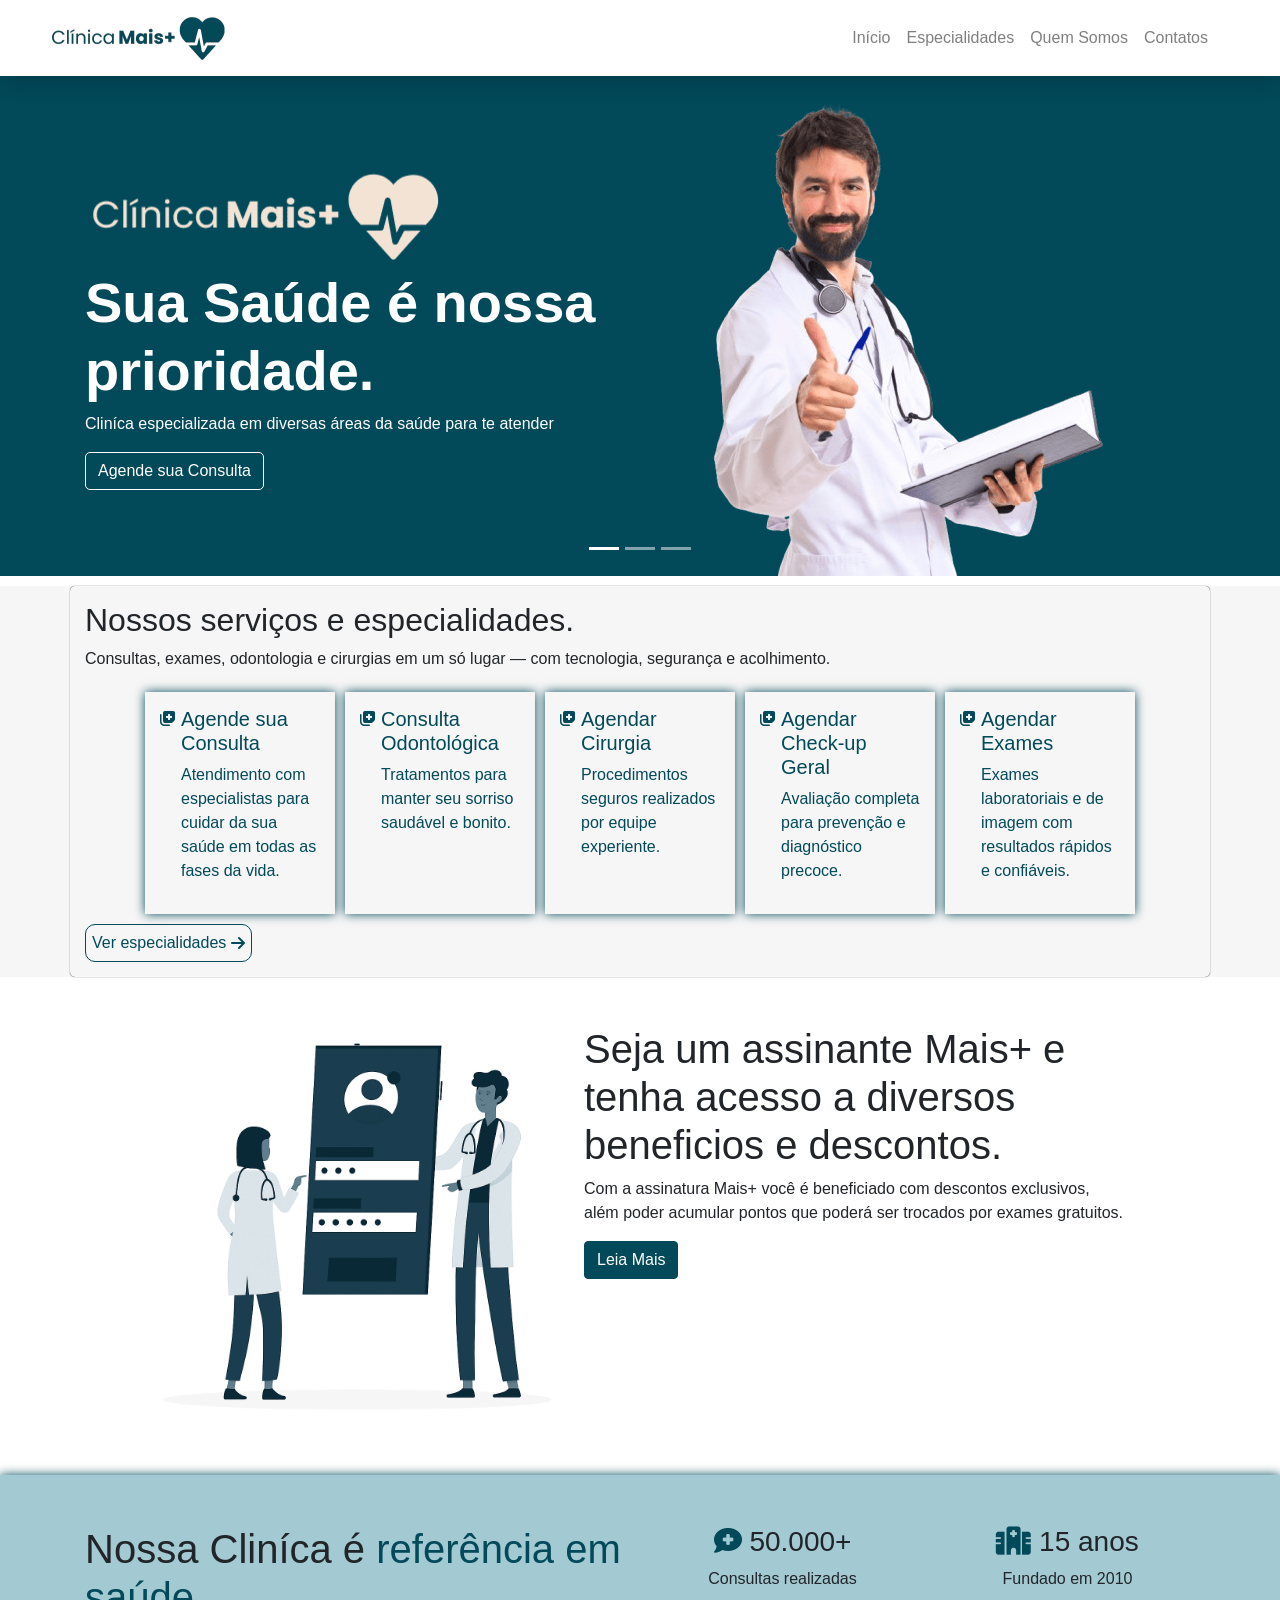
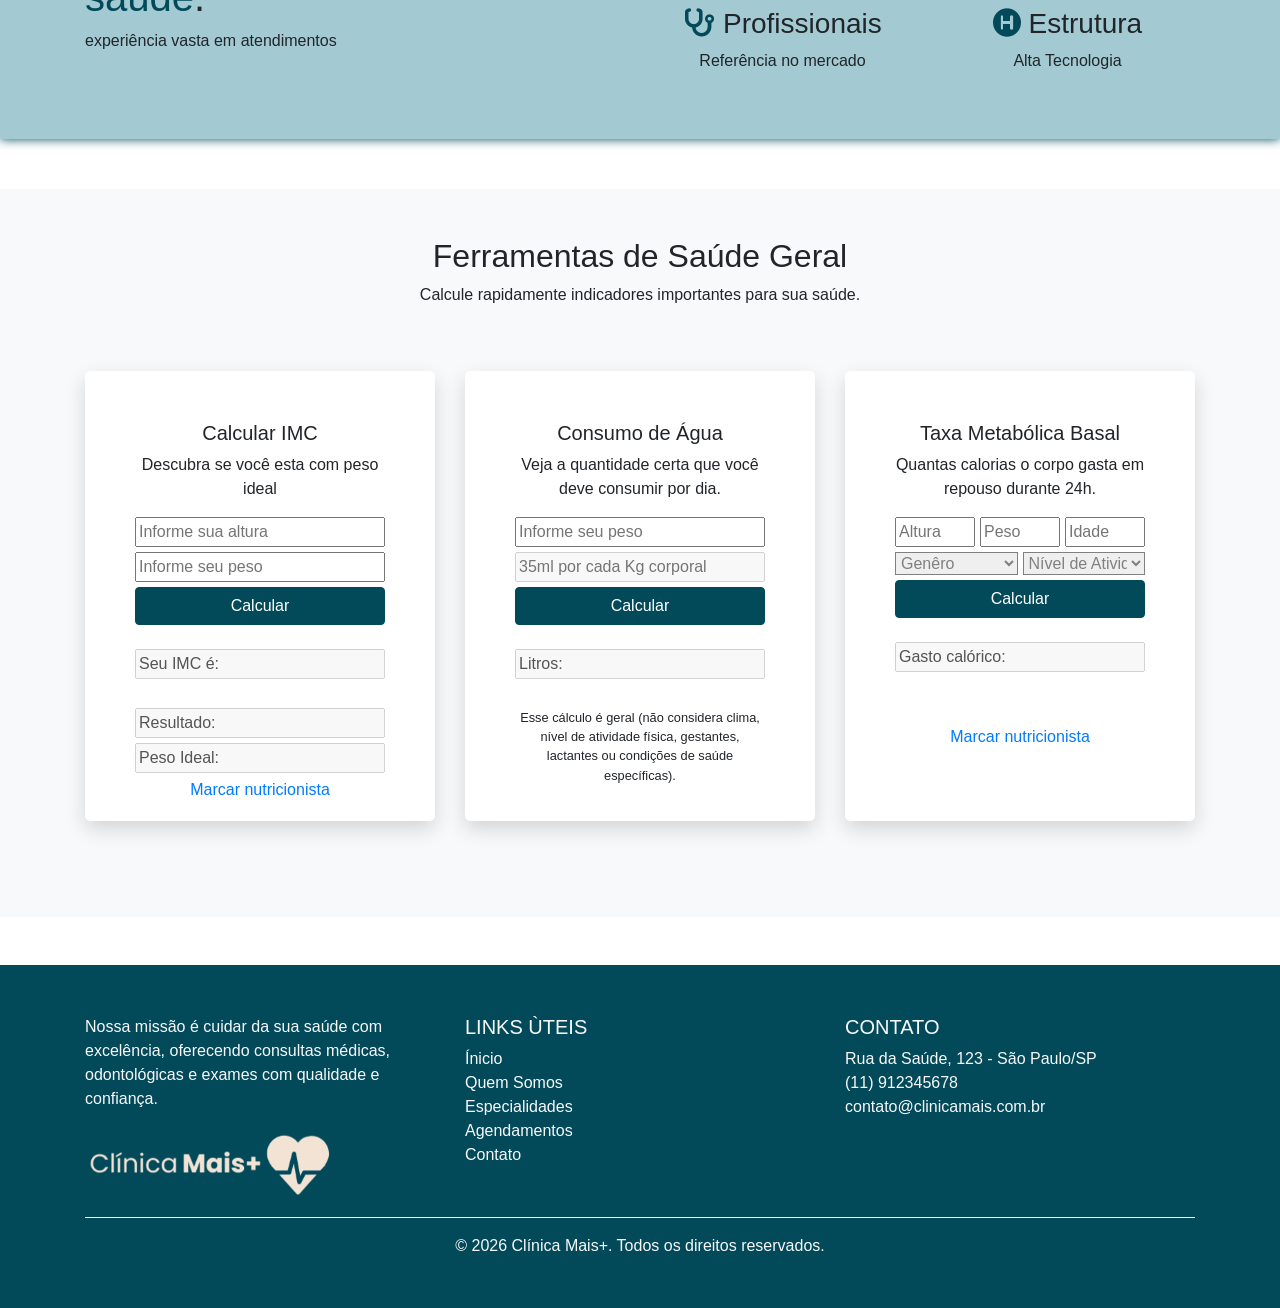
<file: Frontend/index.html>
<!DOCTYPE html>
<html lang="pt-br">
    <head>
        <!-- Meta tags Obrigatórias -->
        <meta charset="utf-8">
        <meta name="viewport"
            content="width=device-width, initial-scale=1, shrink-to-fit=no">

        <!-- Bootstrap CSS -->
        <link rel="stylesheet"
            href="https://stackpath.bootstrapcdn.com/bootstrap/4.1.3/css/bootstrap.min.css"
            integrity="sha384-MCw98/SFnGE8fJT3GXwEOngsV7Zt27NXFoaoApmYm81iuXoPkFOJwJ8ERdknLPMO"
            crossorigin="anonymous">

        <!-- Font Awesome -->
        <link rel="stylesheet"
            href="https://use.fontawesome.com/releases/v5.3.1/css/all.css"
            integrity="sha384-mzrmE5qonljUremFsqc01SB46JvROS7bZs3IO2EmfFsd15uHvIt+Y8vEf7N7fWAU"
            crossorigin="anonymous">

        <!-- HTML5Shiv -->
        <!--[if lt IE 9]>
      <script src="https://oss.maxcdn.com/html5shiv/3.7.2/html5shiv.min.js"></script>
    <![endif]-->

        <!-- Estilo customizado -->
        <link rel="icon" href="imagens/favicon.png">
        <link rel="stylesheet"
            href="https://cdnjs.cloudflare.com/ajax/libs/font-awesome/6.4.0/css/all.min.css">

        <title>Cliníca Mais+ - A Cliníca da Familia</title>
        <link rel="stylesheet" href="css/style.css">
    </head>
    <body>
        <header id="topo">
            <nav class="navbar navbar-expand-sm navbar-light">
                <a class="navbar-brand" href><img src="img/logoBranco.png"
                        width="250" alt></a>
                <button class="navbar-toggler" data-toggle="collapse"
                    data-target="#nav-target">
                    <span class="navbar-toggler-icon"></span>
                </button>

                <div class="collapse navbar-collapse" id="nav-target">
                    <ul class="navbar-nav ml-auto">
                        <li class="nav-item">
                            <a class="nav-link link"
                                href="index.html">Início</a>
                        </li>
                        <li class="nav-item">
                            <a class="nav-link link"
                                href="especialidades.html">Especialidades</a>
                        </li>
                        <li class="nav-item">
                            <a class="nav-link link" href="Quem Somos.html">Quem
                                Somos</a>
                        </li>
                        <li class="nav-item">
                            <a class="nav-link link mr-5"
                                href="contatos.html">Contatos</a>
                        </li>
                    </ul>
                    <!-- <button id="botaoLogin" class="btn btn-primary botao-paciente" onclick="login()">Área do Paciente </button> -->
                </div>
            </nav>
            <!-- <div id="loginModal">
          <h1>Login</h1>

          <div class="formLogin">
            <input type="text" placeholder="Digite seu e-mail" name="" id="email">
            <input type="password" placeholder="Digite sua senha" name="senha" id="">
            <button onclick="window.location.href='area_do_cliente.html'">Entrar</button>
            <div class="login-link">
              <div class="text-center">
                <p>Não tem conta? <a href="Login_Cadastro_animado.html">Cadastre-se</a></p>
                <p>Esqueceu a senha? <a href="">Recuperar</a></p>
              </div>
            </div>
          </div>
        </div> -->
        </header>

        <section id="banner" class>
            <div class="container verde ">
                <div class="row align-items-center">
                    <div class="col-md-12">
                        <div id="carouselBanner" class="carousel slide"
                            data-ride="carousel">
                            <ol class="carousel-indicators">
                                <li class="active" data-target="#carouselBanner"
                                    data-slide-to="0"></li>
                                <li data-target="#carouselBanner"
                                    data-slide-to="1"></li>
                                <li data-target="#carouselBanner"
                                    data-slide-to="2"></li>
                            </ol>
                            <div class="carousel-inner">
                                <div class="carousel-item active">
                                    <div class="row align-items-center">
                                        <div class="col-md-6  ">
                                            <img src="img/Mais+.png" alt>
                                            <h1 class="display-4">Sua Saúde é
                                                nossa prioridade.</h1>
                                            <p>Cliníca especializada em diversas
                                                áreas da saúde para te
                                                atender</p>
                                            <a href="agendateste.html">
                                                <button
                                                    class="btn btn-primary">Agende
                                                    sua Consulta</button>
                                            </a>
                                        </div>
                                        <div
                                            class=" d-sm-none d-md-block col-md-6">
                                            <img
                                                src="img/medico-com-o-polegar-acima-fundo-branco-removebg-preview.png"
                                                alt>
                                        </div>
                                    </div>
                                </div>

                                <div class="carousel-item">
                                    <div class="row align-items-center">
                                        <div
                                            class="d-sm-none d-md-block col-md-6  ">
                                            <img src="img/Mais+.png" alt>
                                            <h1 class="display-4">Profissionais
                                                capacitados.</h1>
                                            <p>Equipe especializada em diversas
                                                áreas da saúde, pronta para
                                                oferecer o melhor
                                                atendimento</p>
                                            <button
                                                class="btn btn-primary">Conheça
                                                Nossa Equipe</button>
                                        </div>
                                        <div class="col-md-6">
                                            <img
                                                src="img/close-na-equipe-medica-pronta-para-o-trabalho.jpg"
                                                width="500" alt>
                                        </div>
                                    </div>
                                </div>

                                <div class="carousel-item">
                                    <div class="row align-items-center">
                                        <div
                                            class="d-sm-none d-md-block col-md-6  ">
                                            <img src="img/Mais+.png" alt>
                                            <h1 class="display-4">Tecnologia que
                                                garante segurança e
                                                eficiência</h1>
                                            <p>Investimos em equipamentos
                                                avançados para diagnósticos
                                                precisos e tratamentos
                                                eficazes</p>
                                            <button
                                                class="btn btn-primary">Saiba
                                                Mais</button>
                                        </div>
                                        <div class="col-md-6">
                                            <img
                                                src="img/medico-monitorando-o-pulso-paciente (1).jpg"
                                                width="333" alt>
                                        </div>
                                    </div>
                                </div>
                            </div>
                        </div>
                    </div>
                </div>

            </div>
        </section>

        <section id="banner2">

            <div class="container subbanner">
                <div class="row">
                    <div class="col">
                        <h2>Nossos serviços e especialidades.</h2>
                        <p>Consultas, exames, odontologia e cirurgias em um só
                            lugar — com tecnologia, segurança e acolhimento.</p>
                    </div>
                </div>
                <div class="row d-flex justify-content-center">
                    <div class="col-md-2 card-2">
                        <div class="icon">
                            <i class="fa-solid fa-notes-medical"></i>
                        </div>
                        <div>
                            <h5>Agende sua Consulta</h5>
                            <p>Atendimento com especialistas para cuidar da sua
                                saúde em todas as fases da vida.</p>
                        </div>
                    </div>
                    <div class="col-md-2 card-2">
                        <div class="icon">
                            <i class="fa-solid fa-notes-medical"></i>
                        </div>
                        <div>
                            <h5>Consulta Odontológica</h5>
                            <p>Tratamentos para manter seu sorriso saudável e
                                bonito.</p>
                        </div>
                    </div>
                    <div class="col-md-2 card-2">
                        <div class="icon">
                            <i class="fa-solid fa-notes-medical"></i>
                        </div>
                        <div>
                            <h5>Agendar Cirurgia</h5>
                            <p>Procedimentos seguros realizados por equipe
                                experiente.</p>
                        </div>

                    </div>
                    <div class="col-md-2 card-2">
                        <div class="icon">
                            <i class="fa-solid fa-notes-medical"></i>
                        </div>
                        <div>
                            <h5>Agendar Check-up Geral</h5>
                            <p>Avaliação completa para prevenção e diagnóstico
                                precoce.</p>
                        </div>

                    </div>
                    <div class="col-md-2 card-2">
                        <div class="icon">
                            <i class="fa-solid fa-notes-medical"></i>
                        </div>
                        <div>
                            <h5>Agendar Exames</h5>
                            <p>Exames laboratoriais e de imagem com resultados
                                rápidos e confiáveis.</p>
                        </div>

                    </div>
                </div>
                <a href="especialidades.html">
                    <button>Ver especialidades<i
                            class="fa-solid fa-arrow-right"></i></button>
                </a>
            </div>
        </section>

        <section id>
            <div class="container mt-5">
                <div class="row justify-content-center">
                    <div class="col-md-4 mr-5">
                        <img src="img/medicos_verde.png" width="400" alt>
                    </div>
                    <div class="col-md-6">
                        <h1>Seja um assinante Mais+ e tenha acesso a diversos
                            beneficios e descontos.</h1>
                        <p>Com a assinatura Mais+ você é beneficiado com
                            descontos exclusivos, além poder acumular pontos que
                            poderá ser trocados por exames gratuitos.</p>
                        <button class="btn btn-primary botao-paciente">Leia
                            Mais</button>
                    </div>
                </div>

            </div>
        </section>

        <section id="atendimento-sessao">
            <div class="container">
                <div class="row">
                    <div class="col-md-6">
                        <h1>Nossa Cliníca é <span class="verde-texto">referência
                                em saúde</span>.</h1>
                        <p>experiência vasta em atendimentos</p>
                    </div>
                    <div class="col-md-6">
                        <div class="row text-center">
                            <div class="col-md-6">
                                <h3>
                                    <i class="fa-solid fa-comment-medical"></i>
                                    50.000+</h3>
                                <p>Consultas realizadas</p>
                                <h3>
                                    <i class="fa-solid fa-stethoscope"></i>
                                    Profissionais</h3>
                                <p>Referência no mercado</p>
                            </div>
                            <div class="col-md-6">
                                <h3>
                                    <i class="fa-solid fa-hospital"></i>
                                    15 anos</h3>
                                <p>Fundado em 2010</p>
                                <h3>
                                    <i class="fa-solid fa-circle-h"></i>
                                    Estrutura
                                </h3>
                                <p>Alta Tecnologia</p>
                            </div>
                        </div>
                    </div>
                </div>
            </div>
        </section>
        <section id="ferramentas" class="bg-light py-5">
            <div class="container text-center">
                <h2>Ferramentas de Saúde Geral</h2>
                <p>Calcule rapidamente indicadores importantes para sua
                    saúde.</p>
                <div class="row py-5">
                    <div class="col-lg-4">
                        <div class="calcular-imc">
                            <h5>Calcular IMC</h5>
                            <p>Descubra se você esta com peso ideal</p>
                            <div class="form-imc">
                                <input type="text" id="altura"
                                    placeholder="Informe sua altura">
                                <input type="text" id="peso"
                                    placeholder="Informe seu peso">
                            </div>
                            <button class="btn btn-info botao-paciente"
                                onclick="calcularIMC()">Calcular</button>
                            <br>
                            <input type="text" id="input-imc"
                                value="Seu IMC é: " disabled>
                            <br>
                            <input type="text" name value="Resultado:"
                                id="resultado-label" disabled id>
                            <input type="text" name value="Peso Ideal:"
                                id="peso-ideal" disabled id>
                            <a href>Marcar nutricionista</a>
                        </div>
                    </div>
                    <div class="col-lg-4">
                        <div class="calcular-imc">
                            <h5>Consumo de Água</h5>
                            <p>Veja a quantidade certa que você deve consumir
                                por dia.</p>
                            <div class="form-imc">
                                <input type="text" id="peso-agua"
                                    placeholder="Informe seu peso">
                                <input type="text"
                                    placeholder="35ml por cada Kg corporal"
                                    disabled name id>
                            </div>
                            <button class="btn btn-info botao-paciente"
                                onclick="calcularAgua()">Calcular</button>
                            <br>
                            <input type="text" id="input-litros"
                                value="Litros: " disabled>
                            <br>
                            <div>
                                <label id="label-obs-agua" for>Esse cálculo é
                                    geral (não considera clima, nível de
                                    atividade física, gestantes, lactantes ou
                                    condições de saúde específicas).</label>
                            </div>
                        </div>
                    </div>
                    <div class="col-lg-4">
                        <div class="calcular-imc">
                            <h5>Taxa Metabólica Basal</h5>
                            <p>Quantas calorias o corpo gasta em repouso durante
                                24h.</p>
                            <div class="form-TMB">
                                <input type="text" id="altura-TMB"
                                    placeholder="Altura">
                                <input type="text" id="peso-TMB"
                                    placeholder="Peso">
                                <input type="text" id="idade-TMB"
                                    placeholder="Idade">
                            </div>
                            <div class="form-TMB-select">
                                <select name id="genero">
                                    <option value>Genêro</option>
                                    <option value="M">Masculino</option>
                                    <option value="F">Feminino</option>
                                </select>
                                <select name id="atividade">
                                    <option value>Nível de Atividade</option>
                                    <option value="1">Sedentário</option>
                                    <option value="2">Levemente ativo</option>
                                    <option value="3">Moderadamente
                                        ativo</option>
                                    <option value="4">Muito ativo</option>
                                    <option value="5">Extremamente
                                        ativo</option>
                                </select>
                            </div>
                            <button class="btn btn-info botao-paciente"
                                onclick="calcularTMB()">Calcular</button>
                            <br>
                            <input type="text" id="input-tmb"
                                value="Gasto calórico: " disabled>
                            <br>
                            <label id="resultado-label" for></label>
                            <br>
                            <label id="peso-ideal" for></label>
                            <a href>Marcar nutricionista</a>
                        </div>
                    </div>
                </div>
            </div>
        </section>

        <footer id="footer" class=" mt-5">
            <div class="container">
                <div class="row">
                    <div class="col-md-4 text-light">
                        <p>Nossa missão é cuidar da sua saúde com excelência,
                            oferecendo consultas médicas, odontológicas e exames
                            com qualidade e confiança.</p>
                        <img src="img/Mais+.png" width="250" alt>
                    </div>
                    <div class="col-md-4 mb-3">
                        <h5 class="text-uppercase text-light">Links ùteis</h5>
                        <ul class="list-unstyled">
                            <li><a href="indexbootsrap.html"
                                    class="text-light text-decoration-none">Ínicio</a></li>
                            <li><a href="Quem Somos.html"
                                    class="text-light text-decoration-none">Quem
                                    Somos</a></li>
                            <li><a href="especialidades.html"
                                    class="text-light text-decoration-none">Especialidades</a></li>
                            <li><a href="agendamento.html"
                                    class="text-light text-decoration-none">Agendamentos</a></li>
                            <li><a href="#"
                                    class="text-light text-decoration-none">Contato</a></li>

                        </ul>
                    </div>
                    <div class="col-lg-4">
                        <h5 class="text-uppercase text-light">Contato</h5>
                        <ul class="list-unstyled">
                            <li><a href
                                    class="text-light text-decoration-none">Rua
                                    da Saúde, 123 - São Paulo/SP</a></li>
                            <li><a href
                                    class="text-light text-decoration-none">(11)
                                    912345678</a></li>
                            <li><a href
                                    class="text-light text-decoration-none">contato@clinicamais.com.br</a></li>
                        </ul>
                    </div>

                </div>
                <hr class="border-light">
                <div class="text-center text-light">
                    <p class="mb-0">&copy; 2026 Clínica Mais+. Todos os direitos
                        reservados.</p>
                </div>
            </div>
        </footer>
        <!-- JavaScript (Opcional) -->
        <!-- jQuery primeiro, depois Popper.js, depois Bootstrap JS -->
        <script src="script/script.js"></script>
        <script src="https://code.jquery.com/jquery-3.3.1.slim.min.js"
            integrity="sha384-q8i/X+965DzO0rT7abK41JStQIAqVgRVzpbzo5smXKp4YfRvH+8abtTE1Pi6jizo"
            crossorigin="anonymous"></script>
        <script
            src="https://cdnjs.cloudflare.com/ajax/libs/popper.js/1.14.3/umd/popper.min.js"
            integrity="sha384-ZMP7rVo3mIykV+2+9J3UJ46jBk0WLaUAdn689aCwoqbBJiSnjAK/l8WvCWPIPm49"
            crossorigin="anonymous"></script>
        <script
            src="https://stackpath.bootstrapcdn.com/bootstrap/4.1.3/js/bootstrap.min.js"
            integrity="sha384-ChfqqxuZUCnJSK3+MXmPNIyE6ZbWh2IMqE241rYiqJxyMiZ6OW/JmZQ5stwEULTy"
            crossorigin="anonymous"></script>
    </body>
</html>
</file>
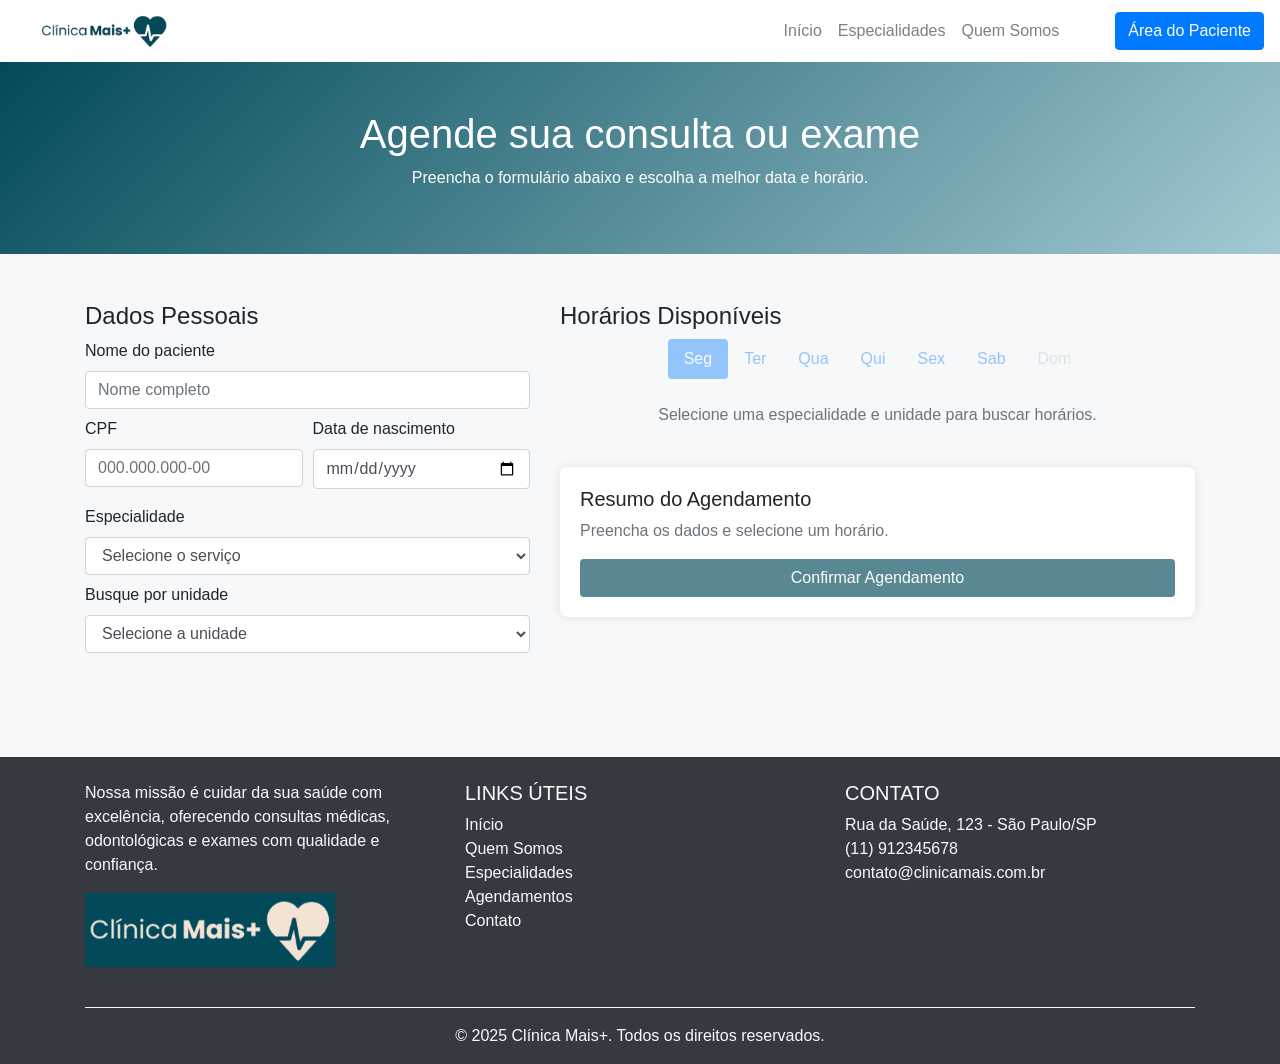
<file: Frontend/agendamento.html>
<!DOCTYPE html>
<html lang="pt-br">
<head>
  <meta charset="UTF-8"/>
  <meta name="viewport" content="width=device-width, initial-scale=1.0">
  <title>Clínica Mais+ - Agendamento</title>
  <link rel="stylesheet" href="https://stackpath.bootstrapcdn.com/bootstrap/4.1.3/css/bootstrap.min.css" crossorigin="anonymous">
  <style>
    body { background: #f6f8f9; }
    .btn-horario.selected {
      background-color: #007bff;
      color: #fff !important;
      border-color: #007bff;
      box-shadow: 0 0 0 0.2rem rgba(0,123,255,.5);
    }
    #resumoAgendamento {
      position: sticky;
      top: 20px;
      background-color: #fff;
      padding: 20px; border-radius: 8px;
      box-shadow: 0 0 10px rgba(0,0,0,.1);
      transition: 0.5s;
      opacity: 0.3;
    }
    .resumo-info label { display:block; margin-bottom:5px; font-size:.95rem; }
    .btn-confirmar{ background:#024959; color:#fff; cursor:pointer; }
    .btn-confirmar:hover{ background:#fff; color:#024959; border:1px solid #024959; }
    .sutil { color:#6c757d; font-size:.9rem; }
    #banner-agendamento { transition: 0.5s; max-height: 0; background: linear-gradient(135deg,#024959 0%, #a3cad3 100%); color:#fff; }
    .disabled { pointer-events:none; opacity:.4; }
    #info-pessoais{
        transition: 0.5s;
        opacity: 0.3;
    }
    #horarios{
        transition: 0.5s;
        opacity: 0.3;
    }
  </style>
</head>
<body>
  <header>
    <nav class="navbar navbar-expand-sm navbar-light bg-white shadow-sm">
      <a class="navbar-brand" href="#"><img src="img/logoBranco.png" width="180" alt="Logo Clínica Mais+"></a>
      <button class="navbar-toggler" data-toggle="collapse" data-target="#nav-target"><span class="navbar-toggler-icon"></span></button>
      <div class="collapse navbar-collapse" id="nav-target">
        <ul class="navbar-nav ml-auto">
          <li class="nav-item"><a class="nav-link link" href="index.html">Início</a></li>
          <li class="nav-item"><a class="nav-link link" href="especialidades.html">Especialidades</a></li>
          <li class="nav-item"><a class="nav-link link mr-5" href="Quem Somos.html">Quem Somos</a></li>
        </ul>
        <a href="Login_Cadastro_animado.html" class="btn btn-primary botao-paciente">Área do Paciente</a>
      </div>
    </nav>
  </header>

  <section id="banner-agendamento">
    <div class="container py-5">
      <div class="col text-center">
        <h1 id="tituloEspecialidade">Agende sua consulta ou exame</h1>
        <p>Preencha o formulário abaixo e escolha a melhor data e horário.</p>
      </div>
    </div>
  </section>

  <section id="agendamento" class="py-5">
    <div class="container">
      <div class="row">

        <div class="col-md-5">
          <form id="formAgendamento" novalidate>
            <div id="info-pessoais">
              <h2 class="h4">Dados Pessoais</h2>
              <div class="d-flex flex-column mb-2">
                <label for="nome">Nome do paciente</label>
                <input type="text" class="form-control" name="nome" id="nome" placeholder="Nome completo" required>
              </div>
              <div class="form-row">
                <div class="col-md-6 mb-2">
                  <label for="CPF">CPF</label>
                  <input type="text" class="form-control" placeholder="000.000.000-00" name="CPF" id="CPF" required>
                </div>
                <div class="col-md-6 mb-3">
                  <label for="nascimento">Data de nascimento</label>
                  <input type="date" class="form-control" name="nascimento" id="nascimento" required>
                </div>
              </div>

              <div class="d-flex flex-column mb-2">
                <label for="especialidade">Especialidade</label>
                <select class="form-control" name="especialidade" id="especialidade" required
                        onfocus="carregarEspecialidades()">
                  <option value="">Selecione o serviço</option>
                </select>
                <small class="sutil" id="hint-especialidade"></small>
              </div>

              <div class="d-flex flex-column mb-2">
                <label for="unidade">Busque por unidade</label>
                    <select class="form-control" name="unidade" id="unidade" required>
                        <option value="">Selecione a unidade</option>
                    </select>
                  <small class="sutil" id="hint-unidade"></small>
              </div>

            </div>
          </form>
        </div>

        <div class="col-md-7">
          <div class="row">
            <div class="col-12" id="horarios">
              <h2 class="h4">Horários Disponíveis</h2>
              <div id="diasContainer" class="disabled">
                  <ul class="nav nav-pills bg-light justify-content-center mb-4" id="dias-semana">
                      <li class="nav-item"><a class="nav-link dia-link active" data-dia="Segunda" href="#">Seg</a></li>
                      <li class="nav-item"><a class="nav-link dia-link" data-dia="Terça" href="#">Ter</a></li>
                      <li class="nav-item"><a class="nav-link dia-link" data-dia="Quarta" href="#">Qua</a></li>
                      <li class="nav-item"><a class="nav-link dia-link" data-dia="Quinta" href="#">Qui</a></li>
                      <li class="nav-item"><a class="nav-link dia-link" data-dia="Sexta" href="#">Sex</a></li>
                      <li class="nav-item"><a class="nav-link dia-link" data-dia="Sábado" href="#">Sab</a></li>
                      <li class="nav-item"><a class="nav-link dia-link disabled" data-dia="Domingo" href="#">Dom</a></li>
                  </ul>
              </div>

              <div id="card-horarios" class="card p-3 d-none">
                <h4 class="h5"><span id="unidade-titulo"></span></h4>
                <p class="mb-1"><span id="unidade-endereco" class="sutil"></span></p>
                <p class="mb-2">Escolha o horário para <strong id="dia-selecionado">Hoje</strong>:</p>
                <div id="botoes-horarios"></div>
              </div>

              <p class="text-center text-muted" id="msg-horario">Selecione uma especialidade e unidade para buscar horários.</p>
            </div>

            <div class="col-12 mt-4">
              <div id="resumoAgendamento">
                <h4 class="h5">Resumo do Agendamento</h4>
                <div class="resumo-info" id="resumo-detalhes">
                  <p class="text-muted">Preencha os dados e selecione um horário.</p>
                </div>
                <button type="button" class="btn btn-confirmar btn-block mt-3" id="btnConfirmar" disabled onclick="confirmarAgendamento()">
                  Confirmar Agendamento
                </button>
              </div>
            </div>
          </div>
        </div>

      </div> <!-- row -->
    </div>
  </section>

  <footer id="footer" class="mt-5 bg-dark">
    <div class="container">
      <div class="row py-4">
        <div class="col-md-4 text-light">
          <p>Nossa missão é cuidar da sua saúde com excelência, oferecendo consultas médicas, odontológicas e exames com qualidade e confiança.</p>
          <img src="img/Mais+.png" width="250" alt="Clínica Mais+">
        </div>
        <div class="col-md-4 mb-3">
          <h5 class="text-uppercase text-light">Links Úteis</h5>
          <ul class="list-unstyled">
            <li><a href="indexbootsrap.html" class="text-light text-decoration-none">Início</a></li>
            <li><a href="Quem Somos.html" class="text-light text-decoration-none">Quem Somos</a></li>
            <li><a href="especialidades.html" class="text-light text-decoration-none">Especialidades</a></li>
            <li><a href="agendamento.html" class="text-light text-decoration-none">Agendamentos</a></li>
            <li><a href="#" class="text-light text-decoration-none">Contato</a></li>
          </ul>
        </div>
        <div class="col-lg-4">
          <h5 class="text-uppercase text-light">Contato</h5>
          <ul class="list-unstyled">
            <li><a href="#" class="text-light text-decoration-none">Rua da Saúde, 123 - São Paulo/SP</a></li>
            <li><a href="#" class="text-light text-decoration-none">(11) 912345678</a></li>
            <li><a href="#" class="text-light text-decoration-none">contato@clinicamais.com.br</a></li>
          </ul>
        </div>
      </div>
      <hr class="border-light">
      <div class="text-center text-light pb-3">
        <p class="mb-0">&copy; 2025 Clínica Mais+. Todos os direitos reservados.</p>
      </div>
    </div>
  </footer>

<script src="https://code.jquery.com/jquery-3.3.1.slim.min.js" crossorigin="anonymous"></script>
<script src="https://cdnjs.cloudflare.com/ajax/libs/popper.js/1.14.3/umd/popper.min.js" crossorigin="anonymous"></script>
<script src="https://stackpath.bootstrapcdn.com/bootstrap/4.1.3/js/bootstrap.min.js" crossorigin="anonymous"></script>

<script>
    // ======================================================================
    // VARIÁVEIS DE ESTADO GLOBAIS
    // ======================================================================

    const API_BASE = "https://localhost:7071";

    let agendamento = {
        nome: '', cpf: '', nascimento: '', especialidadeId: '', unidadeId: '',
        diaSemana: 'Segunda', // Define um dia padrão inicial
        dataISO: new Date().toISOString().slice(0, 10),
        horario: null
    };

    // Armazenará a lista de especialidades
    let ESPECIALIDADES = [];
    // Armazenará a lista de unidades (não é estritamente necessário global, mas ajuda no getUnidadeById)
    let UNIDADES = []; 

    // Armazenará a resposta JSON completa do endpoint semanal (propriedade 'days')
    let AVAILABLE_SLOTS_WEEKLY = []; 
    // Armazenará o mapeamento de dias (ex: {'segunda-feira': {date: '...', availableTimes: [...]}})
    let AVAILABLE_DAYS_MAP = {}; 
    
    // Mapeamento de nomes de dias do HTML para o formato do Backend
    const DAY_NAMES_MAP = {
        'Seg': 'segunda-feira', 'Ter': 'terça-feira', 'Qua': 'quarta-feira',
        'Qui': 'quinta-feira', 'Sex': 'sexta-feira', 'Sab': 'sábado', 'Dom': 'domingo'
    };

    // ======================================================================
    // FUNÇÕES UTILS
    // ======================================================================

    async function fetchJSON(url, options = {}) {
        const token = localStorage.getItem('token');
        const response = await fetch(url, {
            method: options.method || 'GET',
            headers: {
                'Content-Type': 'application/json',
                // 'Authorization': `Bearer ${token}` // Descomente se for usar
            },
            body: options.body || null
        });

        if (!response.ok) {
            throw new Error(`HTTP error! status: ${response.status}`);
        }
        return response.json();
    }

    function getUnidadeById(id) {
        // Assume que UNIDADES é populado em carregarUnidadesPorEspecialidade ou de outra forma
        // Caso contrário, precisará de uma chamada GET.
        return UNIDADES.find(u => u.id == id);
    }
    
    function limparHorarios() {
        document.getElementById('botoes-horarios').innerHTML = '';
        document.getElementById('card-horarios').classList.add('d-none');
        const msg = document.getElementById('msg-horario');
        msg.classList.remove('d-none');
        msg.textContent = 'Selecione uma especialidade e unidade para buscar horários.';
        agendamento.horario = null;
        document.getElementById('btnConfirmar').disabled = true;
    }

    // ======================================================================
    // CARREGAMENTO DE DADOS INICIAIS
    // ======================================================================

    async function carregarEspecialidades() {
        try {
            const especialidades = await fetchJSON(`${API_BASE}/api/UnitSpecialty/Specialties`);
            ESPECIALIDADES = especialidades; // Armazena a lista
            const espSel = document.getElementById('especialidade');
            espSel.innerHTML = '<option value="">Selecione a especialidade</option>';

            especialidades.forEach(e => {
                const opt = document.createElement('option');
                opt.value = e.id;
                opt.textContent = e.name;
                espSel.appendChild(opt);
            });
        } catch (erro) {
            console.error("Falha ao carregar especialidades:", erro);
        }
    }

    async function carregarUnidadesPorEspecialidade(specialtyid) {
       if (!specialtyid) return;
    try {
        const unidades = await fetchJSON(`${API_BASE}/api/UnitSpecialty/specialty/${specialtyid}`);
        UNIDADES = unidades; 
        
        const unidadeSelect = document.getElementById('unidade');
        unidadeSelect.innerHTML = '<option value="">Selecione a unidade</option>';

        unidades.forEach(u => {
            const opt = document.createElement('option');
            opt.value = u.id;
            // 🚀 CORREÇÃO: Exibir SOMENTE o nome da unidade no dropdown
            opt.textContent = u.name; 
            unidadeSelect.appendChild(opt);
        });
    } catch (erro) {
        console.error("Falha ao carregar unidades:", erro);
    }
    }

    // ======================================================================
    // LÓGICA DE HORÁRIOS SEMANAIS
    // ======================================================================

    /**
     * @description Faz a chamada para a API semanal de horários
     */
    async function fetchWeeklyAvailableSlots(unidadeId, especialidadeId) {
        if (!unidadeId || !especialidadeId) return [];

        // Usamos a data atual como ponto de partida da semana (weekStart)
        const todayISO = new Date().toISOString().slice(0, 10);
        
        const url = `${API_BASE}/api/TimeSlot/WeeklyAvailable?unitId=${unidadeId}&specialtyId=${especialidadeId}&weekStart=${todayISO}`;

        try {
            const responseData = await fetchJSON(url);
            return responseData.days || [];
        } catch (e) {
            console.error("Falha ao buscar horários semanais:", e);
            return [];
        }
    }

    /**
     * @description Chamada principal ao selecionar a unidade
     */
    async function buscarHorarios() {
        agendamento.especialidadeId = document.getElementById('especialidade').value;
        agendamento.unidadeId = document.getElementById('unidade').value;

        if (!agendamento.especialidadeId || !agendamento.unidadeId) {
            limparHorarios();
            atualizarResumo();
            return;
        }

        agendamento.horario = null;
        document.getElementById('btnConfirmar').disabled = true;

        // Limpa e exibe status de carregamento
        const espacoBotoes = document.getElementById('botoes-horarios');
        espacoBotoes.innerHTML = '<p class="text-muted">Carregando horários...</p>';
        document.getElementById('msg-horario').classList.add('d-none');
        
        const uni = getUnidadeById(agendamento.unidadeId);
        document.getElementById('unidade-titulo').textContent = uni ? uni.name : ''; 
        document.getElementById('unidade-endereco').textContent = uni ? (uni.address || '') : ''; 

        document.getElementById('card-horarios').classList.remove('d-none');

        // CHAMA A NOVA API SEMANAL E ARMAZENA O RESULTADO
        const weeklyData = await fetchWeeklyAvailableSlots(agendamento.unidadeId, agendamento.especialidadeId);
        AVAILABLE_SLOTS_WEEKLY = weeklyData;
        
        // CRIA UM MAPA PARA ACESSO RÁPIDO PELA STRING do dia (ex: 'segunda-feira')
        AVAILABLE_DAYS_MAP = weeklyData.reduce((map, day) => {
            map[day.dayOfWeek.toLowerCase()] = day;
            return map;
        }, {});
        
        // ATUALIZA OS BOTÕES DE DIA (Habilita/Desabilita)
        updateDayButtons();
        
        // RENDERIZA OS HORÁRIOS PARA O DIA ATIVO
        montarHorarios(agendamento.diaSemana);
        
        atualizarResumo();
    }


    /**
     * @description Habilita/Desabilita os links de dia e define o dia inicial.
     */
    function updateDayButtons() {
        const dayLinks = document.querySelectorAll('.dia-link');
        let firstAvailableLink = null;
        
        // Habilita o container de dias
        document.getElementById("diasContainer").classList.remove("disabled");
        
        dayLinks.forEach(link => {
            const dataDiaAbreviada = link.getAttribute('data-dia'); // Ex: 'Segunda'
            const dayOfWeekBackend = DAY_NAMES_MAP[dataDiaAbreviada.substring(0, 3)]; // Ex: 'segunda-feira'
            
            // Verifica se este dia existe na resposta da API e se tem horários
            const dayData = AVAILABLE_DAYS_MAP[dayOfWeekBackend];
            
            link.classList.remove('active', 'disabled');
            
            if (dayData && dayData.isAvailable && dayData.availableTimes.length > 0) {
                // Dia disponível
                if (!firstAvailableLink) {
                    firstAvailableLink = link;
                }
            } else {
                // Dia indisponível ou sem horários
                link.classList.add('disabled');
            }
        });
        
        // Seleciona o primeiro dia disponível (ou o link 'Seg' se não encontrou)
        if (firstAvailableLink) {
            firstAvailableLink.classList.add('active');
            
            const novoDia = firstAvailableLink.dataset.dia;
            agendamento.diaSemana = novoDia;
            
            // Define a data correta do dia selecionado
            const dayOfWeekBackend = DAY_NAMES_MAP[novoDia.substring(0, 3)];
            const initialDayData = AVAILABLE_DAYS_MAP[dayOfWeekBackend];
            if(initialDayData) {
                agendamento.dataISO = initialDayData.date.slice(0, 10);
            }
        } else {
             // Caso não haja NENHUM horário na semana, desabilita tudo e limpa
             document.getElementById("diasContainer").classList.add("disabled");
             document.getElementById('botoes-horarios').innerHTML = '<p class="alert alert-danger mb-0">Nenhum horário encontrado para esta especialidade/unidade na próxima semana.</p>';
        }

        document.getElementById('dia-selecionado').textContent = agendamento.diaSemana;
    }


    /**
     * @description Renderiza os horários para um dia específico
     */
    async function montarHorarios(diaSemana) {
        const espacoBotoes = document.getElementById('botoes-horarios');
        
        const dataDiaAbreviada = diaSemana.substring(0, 3); // Ex: 'Seg' de 'Segunda'
        const dayOfWeekBackend = DAY_NAMES_MAP[dataDiaAbreviada]; // Ex: 'segunda-feira'
        
        // Filtra os dados semanais armazenados
        const dayData = AVAILABLE_DAYS_MAP[dayOfWeekBackend];

        espacoBotoes.innerHTML = '';
        
        if (!dayData || !dayData.isAvailable || dayData.availableTimes.length === 0) {
            espacoBotoes.innerHTML = `<p class="alert alert-warning mb-0">Não há horários disponíveis para <strong>${diaSemana}</strong>.</p>`;
            return;
        }
        
        const horarios = dayData.availableTimes;

        horarios.forEach(slot => {
            if (slot.isAvailable) {
                const hora = slot.startTime.substring(0, 5);
                
                const botao = document.createElement('button');
                botao.type = 'button';
                botao.textContent = hora;
                botao.className = 'btn btn-outline-primary m-1 btn-horario';
                botao.onclick = function() {
                    // Limpa a seleção anterior e marca o novo
                    document.querySelectorAll('.btn-horario').forEach(el => el.classList.remove('selected'));
                    botao.classList.add('selected');
                    agendamento.horario = hora;
                    document.getElementById('btnConfirmar').disabled = false;
                    atualizarResumo();
                };
                espacoBotoes.appendChild(botao);
            }
        });
    }

    // ======================================================================
    // EVENT LISTENERS E INICIALIZAÇÃO
    // ======================================================================

    document.addEventListener('DOMContentLoaded', () => {
        // Inicializações e Animação
        const bannerAgendamento = document.getElementById("banner-agendamento")
        const infoPessoais = document.getElementById("info-pessoais")
        const horariosDiv = document.getElementById("horarios")
        const resumoAgendamento = document.getElementById("resumoAgendamento")
        
        setTimeout(()=>{
            bannerAgendamento.style.maxHeight = '240px'
            infoPessoais.style.opacity = 1
            horariosDiv.style.opacity = 1
            resumoAgendamento.style.opacity = 1
        }, 400)
        
        // Desabilita os dias até que uma unidade seja escolhida
        document.getElementById("diasContainer").classList.add("disabled");

        // Carrega os dados iniciais
        carregarEspecialidades();

        // ----------------------------------------------------
        // Evento de seleção de ESPECIALIDADE
        // ----------------------------------------------------
        document.getElementById('especialidade').addEventListener('change', async function() {
            const selectedId = this.value; // Pode ser string, deve ser ID
            
            // Limpa o campo de unidade
            document.getElementById('unidade').innerHTML = '<option value="">Selecione a unidade</option>';
            document.getElementById("diasContainer").classList.add("disabled"); // Desabilita os dias
            limparHorarios();
            
            if (selectedId) {
                agendamento.especialidadeId = selectedId;
                await carregarUnidadesPorEspecialidade(selectedId);
            }

            const espObj = ESPECIALIDADES.find(e => e.id == selectedId);
            document.getElementById('tituloEspecialidade').textContent = espObj ? espObj.name : 'Agende sua consulta ou exame';
            
            atualizarResumo();
        });

        // ----------------------------------------------------
        // Evento de seleção de UNIDADE
        // ----------------------------------------------------
        document.getElementById('unidade').addEventListener('change', async function() {
            agendamento.unidadeId = this.value;
            
            if (agendamento.unidadeId && agendamento.especialidadeId) {
                // BUSCAR HORÁRIOS GERAIS DA SEMANA e chama updateDayButtons
                await buscarHorarios(); 
            } else {
                 document.getElementById("diasContainer").classList.add("disabled");
                 limparHorarios();
            }
            atualizarResumo();
        });

        // ----------------------------------------------------
        // Evento de clique nos dias da semana
        // ----------------------------------------------------
        document.querySelectorAll('.nav-link.dia-link').forEach(link => {
            link.addEventListener('click', function(e) {
                e.preventDefault();
                
                if (this.classList.contains('disabled')) return;

                // Limpa a seleção ativa anterior
                document.querySelectorAll('.nav-link.dia-link').forEach(l => l.classList.remove('active'));
                this.classList.add('active');

                const novoDia = this.dataset.dia;
                agendamento.diaSemana = novoDia;
                document.getElementById('dia-selecionado').textContent = novoDia;
                
                // Mapeia o dia selecionado para obter a data ISO correta
                const dataDiaAbreviada = novoDia.substring(0, 3);
                const dayOfWeekBackend = DAY_NAMES_MAP[dataDiaAbreviada];
                const dayData = AVAILABLE_DAYS_MAP[dayOfWeekBackend];
                
                if (dayData) {
                    // Define a data correta do dia selecionado
                    agendamento.dataISO = dayData.date.slice(0, 10);
                }

                // Renderiza os horários para o dia recém-selecionado (usa os dados já em memória)
                montarHorarios(agendamento.diaSemana);
                
                // Limpa o horário selecionado e desabilita o botão confirmar
                agendamento.horario = null;
                document.getElementById('btnConfirmar').disabled = true;
                atualizarResumo();
            });
        });

        // ----------------------------------------------------
        // Eventos de Input e Resumo
        // ----------------------------------------------------
        document.getElementById('nome').addEventListener('input', atualizarResumo);
        document.getElementById('CPF').addEventListener('input', atualizarResumo);
        document.getElementById('nascimento').addEventListener('input', atualizarResumo);
    });
    
    // ======================================================================
    // FUNÇÕES DE RESUMO E CONFIRMAÇÃO (mantidas as suas lógicas)
    // ======================================================================

    /**
 * @description Converte data do formato ISO (YYYY-MM-DD) para Brasileiro (DD/MM/YYYY).
 */
function formatarDataBrasileira(dataISO) {
    if (!dataISO) return '';
    try {
        // A dataISO vinda do input type="date" é YYYY-MM-DD
        const [ano, mes, dia] = dataISO.split('-');
        return `${dia}/${mes}/${ano}`;
    } catch (e) {
        // Retorna o original em caso de erro de formatação
        return dataISO; 
    }
}

 function atualizarResumo() {
    const resumoDiv = document.getElementById("resumo-detalhes");
    const nomeInput = document.getElementById('nome').value;
    const cpfInput = document.getElementById('CPF').value;
    const nascimentoInput = document.getElementById('nascimento').value;

    agendamento.nome = nomeInput;
    agendamento.cpf = cpfInput;
    agendamento.nascimento = nascimentoInput; // YYYY-MM-DD

    const espObj = ESPECIALIDADES.find(e => e.id == agendamento.especialidadeId);
    const uniObj = getUnidadeById(agendamento.unidadeId); // Objeto completo da Unidade

    let html = '<h5 class="h6">Detalhes Selecionados:</h5>';

    // ------------------------------------
    // Dados Pessoais
    // ------------------------------------
    if (agendamento.nome) html += `<label><strong>Paciente:</strong> ${agendamento.nome}</label><br>`;
    if (agendamento.cpf) html += `<label><strong>CPF:</strong> ${agendamento.cpf}</label><br>`;
    
    // Formata a data de nascimento (Requer a função formatarDataBrasileira definida)
    if (agendamento.nascimento) {
        const dataFormatada = formatarDataBrasileira(agendamento.nascimento);
        html += `<label><strong>Nascimento:</strong> ${dataFormatada}</label><br>`; 
    }

    if (agendamento.especialidadeId || agendamento.unidadeId) html += '<hr class="my-2">';

    // ------------------------------------
    // Detalhes do Agendamento
    // ------------------------------------
    
    // Especialidade
    if (espObj) html += `<label><strong>Especialidade:</strong> ${espObj.name}</label><br>`; 
    else html += `<p class="text-danger small mb-1">Selecione uma Especialidade.</p>`;

    // Unidade e seus detalhes (Endereço e Contato)
    if (uniObj) {
        html += `<label><strong>Unidade:</strong> ${uniObj.name}</label><br>`; 
        
        // ADICIONANDO ENDEREÇO E CONTATO DA UNIDADE
        if (uniObj.fullAddress) {
            html += `<label><strong>Endereço:</strong> ${uniObj.fullAddress}</label><br>`;
        }
        if (uniObj.phone) {
            html += `<label><strong>Contato:</strong> ${uniObj.phone}</label><br>`;
        }
    } else {
        html += `<p class="text-danger small mb-1">Selecione uma Unidade.</p>`;
    }

    // Data e Dia Selecionado
    if (agendamento.dataISO) html += `<label><strong>Data:</strong> ${formatarDataBrasileira(agendamento.dataISO)} (${agendamento.diaSemana})</label><br>`;

    // Horário
    if (agendamento.unidadeId && agendamento.especialidadeId) {
        if (agendamento.horario) {
            html += `<label><strong>Horário:</strong> ${agendamento.horario}</label>`;
        } else {
            html += '<p class="text-warning small mb-0">Selecione um horário disponível.</p>';
        }
    }

    resumoDiv.innerHTML = html;
}

    async function confirmarAgendamento() {
        const form = document.getElementById('formAgendamento');
        if (!form.reportValidity()) return;
        if (!agendamento.horario) {
            alert('Por favor, selecione um horário para confirmar.');
            return;
        }

        const btn = document.getElementById('btnConfirmar');
        btn.disabled = true; btn.textContent = 'Enviando...';

        try {
            const payload = {
                nome: agendamento.nome,
                cpf: agendamento.cpf,
                nascimento: agendamento.nascimento, 
                especialidadeId: agendamento.especialidadeId,
                unidadeId: agendamento.unidadeId,
                data: agendamento.dataISO,
                hora: agendamento.horario
            };

            const resp = await fetchJSON(`${API_BASE}/api/agendamentos`, {
                method: 'POST',
                body: JSON.stringify(payload)
            });

            const protocolo = resp?.protocolo ? `\nProtocolo: ${resp.protocolo}` : '';
            alert(`✅ Consulta Agendada com Sucesso!${protocolo}`);

            form.reset();
            limparHorarios();
            agendamento = {
                nome: '', cpf: '', nascimento: '', especialidadeId: '', unidadeId: '',
                diaSemana: 'Segunda', dataISO: new Date().toISOString().slice(0,10), horario: null
            };
            AVAILABLE_SLOTS_WEEKLY = [];
            AVAILABLE_DAYS_MAP = {};
            document.querySelectorAll('.nav-link.dia-link').forEach(l => l.classList.remove('active'));
            document.querySelector('.nav-link.dia-link[data-dia="Segunda"]').classList.add('active');
            document.getElementById('dia-selecionado').textContent = 'Segunda';
            atualizarResumo();

        } catch (e) {
            console.error(e);
            alert('❌ Falha ao confirmar o agendamento. Tente novamente.');
        } finally {
            btn.disabled = false; btn.textContent = 'Confirmar Agendamento';
        }
    }
</script>
</body>
</html>
</file>
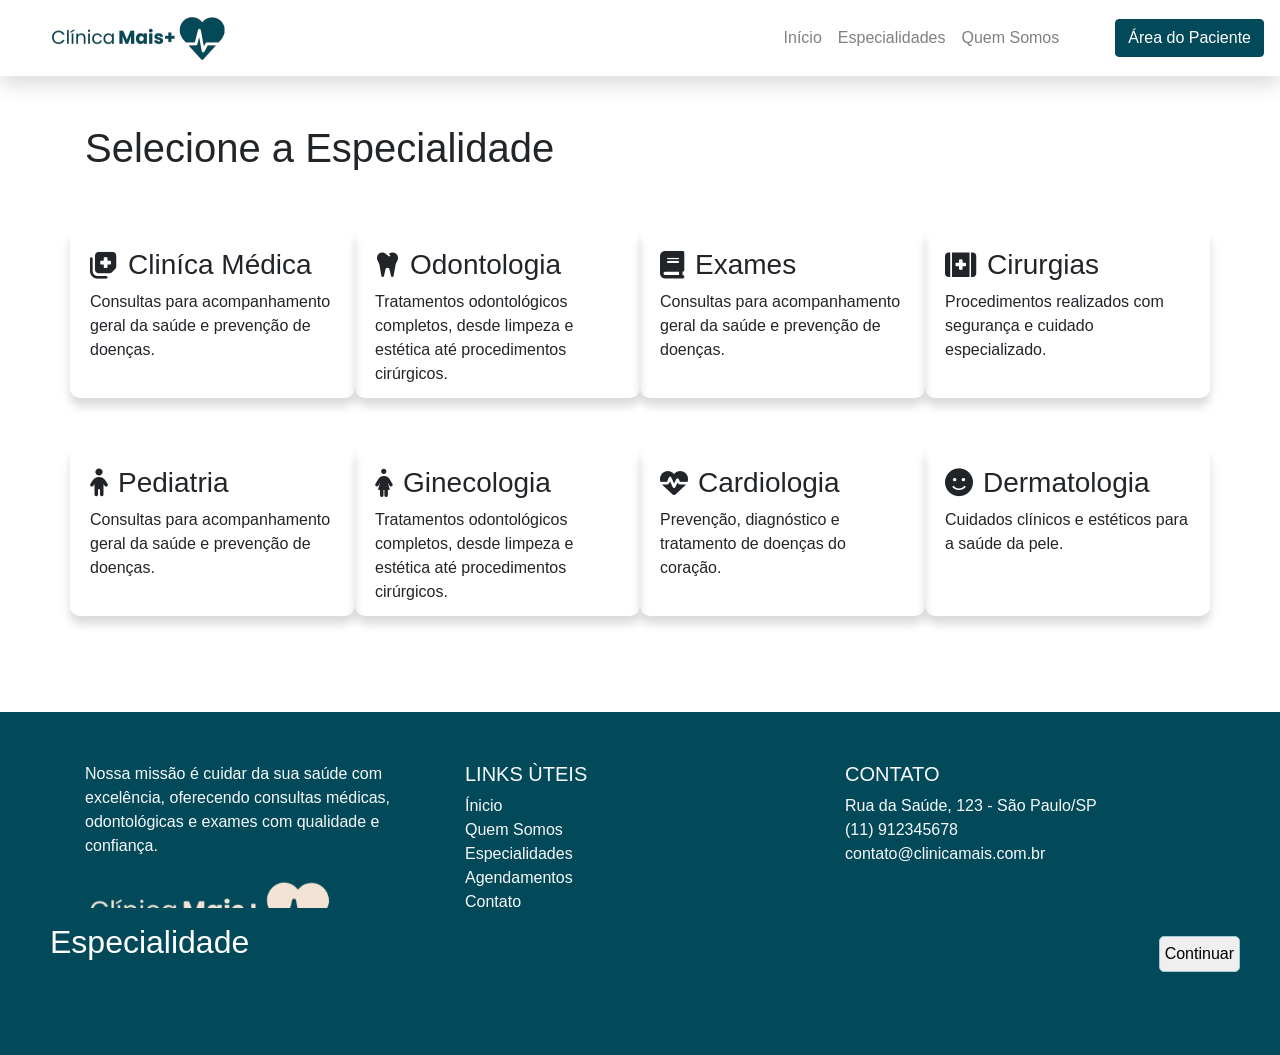
<file: Frontend/agendateste.html>
<!DOCTYPE html>
<html lang="en">
<head>
    <meta charset="UTF-8">
    <meta name="viewport" content="width=device-width, initial-scale=1.0">
    <title>Cliníca Mais+ - Agendamento</title>
    <link rel="stylesheet" href="https://stackpath.bootstrapcdn.com/bootstrap/4.1.3/css/bootstrap.min.css" integrity="sha384-MCw98/SFnGE8fJT3GXwEOngsV7Zt27NXFoaoApmYm81iuXoPkFOJwJ8ERdknLPMO" crossorigin="anonymous">
    <link rel="stylesheet" href="css/style.css">
    <link rel="stylesheet" href="https://cdnjs.cloudflare.com/ajax/libs/font-awesome/6.5.0/css/all.min.css">

    <style>
        .card-card{
            cursor: pointer;
        }
        .ativo{
            background-color: #024959;
            color: white;
        }
        .barraFixa{
            width: 100%;
            display: flex;
            justify-content: space-between;
            padding: 10px 40px;
            background-color: #024959;
            color: white;
            position: fixed;
            bottom: -100px   ;
            left: 0;
            z-index: 10;
            align-items: center;
            transition: 0.3s ease;
        }
        .barraFixa label{
            font-size: 2em;
        }
        .barraFixa.mostrar{
            bottom: 0;
        }
        .nomeEspecialidade{
            display: flex;
            flex-direction: column;
        }
        .icone{
            display: flex;
            justify-content: start;
            align-items: center;
            gap: 10px;
        }
        .card-card h3{
            display: flex;
            gap: 10px;
            align-items: center;
        }
    </style>
</head>
<body>
    <header>
        <nav class="navbar navbar-expand-sm navbar-light">
            <a class="navbar-brand" href=""><img src="img/logoBranco.png" width="250" alt=""></a>
            <button class="navbar-toggler" data-toggle="collapse" data-target="#nav-target">
                <span class="navbar-toggler-icon"></span>
            </button>
            
            <div class="collapse navbar-collapse" id="nav-target">
                <ul class="navbar-nav ml-auto">
                    <li class="nav-item">
                        <a class="nav-link link" href="index.html">Início</a>
                    </li>
                    <li class="nav-item">
                        <a class="nav-link link" href="especialidades.html">Especialidades</a>
                    </li>
                    <li class="nav-item">
                        <a class="nav-link link mr-5" href="Quem Somos.html">Quem Somos</a>
                    </li>
                </ul>
                <button class="btn btn-primary botao-paciente ">Área do Paciente </button>
            </div>
        </nav>
    </header>

    <section id="escolher_agendamento">
        <div class="container">
            <div class="py-5">
                <h1>Selecione a Especialidade</h1>

                <div class="row py-5">
                    <div class="col-md-3 card-especialidades card-card" value="Clinica" onclick="ativo('Clinica')" id="cardClinica">
                        <h3> <i class="fa-solid fa-notes-medical"></i>Cliníca Médica</h3>
                        <p id="textoClinica">Consultas para acompanhamento geral da saúde e prevenção de doenças.</p>
                    </div>
                    <div class="barraFixa" id="barraFixa">
                        <div class="nomeEspecialidade">
                            <div class="icone">
                                <i id="iconeBarra" class=""></i>
                                <label for="" id="especialidadeLabel"> <i id="iconeBarra" class=""></i>Especialidade</label>
                            </div>
                            <p id="pEspecialidade"></p>
                        </div>
                        <div>
                            <button onclick="continuarAgendamento()">Continuar</button>
                        </div>
                    </div>
                    <div class="col-md-3 card-especialidades card-card" onclick="ativo('Odontologia')" id="cardOdontologia">
                        <h3><i class="fa-solid fa-tooth"></i>Odontologia</h3>
                        <p id="textoOdontologia">Tratamentos odontológicos completos, desde limpeza e estética até procedimentos cirúrgicos.</p>
                    </div>
                    <div class="col-md-3 card-especialidades card-card" onclick="ativo('Exames')" id="cardExames">
                        <h3><i class="fa-solid fa-book"></i>Exames</h3>
                        <p id="textoExames">Consultas para acompanhamento geral da saúde e prevenção de doenças.</p>
                    </div> 
                    <div class="col-md-3 card-especialidades card-card" onclick="ativo('Cirurgias')" id="cardCirurgias">
                        <h3><i class="fa-solid fa-kit-medical"></i>Cirurgias</h3>
                        <p id="textoCirurgias">Procedimentos realizados com segurança e cuidado especializado.</p>
                    </div>
                </div>
                <div class="row">
                    <div class="col-md-3 card-especialidades card-card" onclick="ativo('Pediatria')" id="cardPediatria">
                        <h3><i class="fa-solid fa-child"></i>Pediatria</h3>
                        <p id="textoPediatria">Consultas para acompanhamento geral da saúde e prevenção de doenças.</p>
                    </div>
                    <div class="col-md-3 card-especialidades card-card" onclick="ativo('Ginecologia')" id="cardGinecologia">
                        <h3><i class="fa-solid fa-person-dress"></i>Ginecologia</h3>
                        <p id="textoGinecologia">Tratamentos odontológicos completos, desde limpeza e estética até procedimentos cirúrgicos.</p>
                    </div>
                    <div class="col-md-3 card-especialidades card-card" onclick="ativo('Cardiologia')" id="cardCardiologia">
                        <h3><i class="fa-solid fa-heart-pulse"></i>Cardiologia</h3>
                        <p id="textoCardiologia">Prevenção, diagnóstico e tratamento de doenças do coração.</p>
                    </div>
                    <div class="col-md-3 card-especialidades card-card" onclick="ativo('Dermatologia')" id="cardDermatologia">
                        <h3><i class="fa-solid fa-face-smile"></i>Dermatologia</h3>
                        <p id="textoDermatologia">Cuidados clínicos e estéticos para a saúde da pele.</p>
                    </div>
                </div>
            </div>
        </div>
    </section>

    <footer id="footer" class=" mt-5">
        <div class="container">
            <div class="row">   
                <div class="col-md-4 text-light">
                    <p>Nossa missão é cuidar da sua saúde com excelência, oferecendo consultas médicas, odontológicas e exames com qualidade e confiança.</p>
                    <img src="img/Mais+.png" width="250" alt="">
                </div>
                <div class="col-md-4 mb-3">
                    <h5 class="text-uppercase text-light">Links ùteis</h5>
                    <ul class="list-unstyled">
                        <li><a href="indexbootsrap.html" class="text-light text-decoration-none">Ínicio</a></li>
                        <li><a href="Quem Somos.html" class="text-light text-decoration-none">Quem Somos</a></li>
                        <li><a href="especialidades.html" class="text-light text-decoration-none">Especialidades</a></li>
                        <li><a href="agendamento.html" class="text-light text-decoration-none">Agendamentos</a></li>
                        <li><a href="#" class="text-light text-decoration-none">Contato</a></li>

                    </ul>
                </div>
                <div class="col-lg-4">
                    <h5 class="text-uppercase text-light">Contato</h5>
                    <ul class="list-unstyled">
                        <li><a href="" class="text-light text-decoration-none">Rua da Saúde, 123 - São Paulo/SP</a></li>
                        <li><a href="" class="text-light text-decoration-none">(11) 912345678</a></li>
                        <li><a href="" class="text-light text-decoration-none">contato@clinicamais.com.br</a></li>
                    </ul>
                </div>

                
            </div>
            <hr class="border-light">
            <div class="text-center text-light">
                <p class="mb-0">&copy; 2025 Clínica Mais+. Todos os direitos reservados.</p>
            </div>
        </div>
    </footer>
    <script>
        let especialidadeSelecionada = null
        function ativo(especialidade){
            console.log(especialidade)
            const barraFixa = document.getElementById("barraFixa")
            const todosCards = document.querySelectorAll(".card-card");
            const label = document.getElementById("especialidadeLabel")
            
            todosCards.forEach(card => {
                card.classList.remove('ativo')
            });
            
            const card = document.getElementById('card' + especialidade)
            const descricao = document.getElementById('texto' + especialidade).textContent
            card.classList.add("ativo")

            barraFixa.classList.add("mostrar")
            if(especialidade === 'Clinica'){
                label.textContent = 'Cliníca Médica'
            }
            else{
                label.textContent = especialidade
            }
            document.getElementById("pEspecialidade").textContent = descricao

            const icone = document.getElementById("iconeBarra")

            if(especialidade === 'Clinica'){
                icone.className = "fa-solid fa-notes-medical"
            } else if(especialidade === 'Odontologia'){
                icone.className = "fa-solid fa-tooth"
            } else if(especialidade === 'Exames'){
                icone.className = 'fa-solid fa-book'
            } else if(especialidade === 'Cirurgias'){
                icone.className = 'fa-solid fa-kit-medical'
            } else if(especialidade === 'Pediatria'){
                icone.className = "fa-solid fa-child"
            } else if(especialidade === 'Ginecologia'){
                icone.className = "fa-solid fa-person-dress"
            }  else if(especialidade === 'Cardiologia'){
                icone.className = "fa-solid fa-heart-pulse"
            }  else if(especialidade === 'Dermatologia'){
                icone.className = "fa-solid fa-face-smile"
            }
            especialidadeSelecionada = especialidade
        }

        function continuarAgendamento(){
            localStorage.setItem("especialidade", especialidadeSelecionada);
            window.location.href = "agendamento.html";  
        }

    </script>
    <script src="https://code.jquery.com/jquery-3.3.1.slim.min.js" integrity="sha384-q8i/X+965DzO0rT7abK41JStQIAqVgRVzpbzo5smXKp4YfRvH+8abtTE1Pi6jizo" crossorigin="anonymous"></script>
    <script src="https://cdnjs.cloudflare.com/ajax/libs/popper.js/1.14.3/umd/popper.min.js" integrity="sha384-ZMP7rVo3mIykV+2+9J3UJ46jBk0WLaUAdn689aCwoqbBJiSnjAK/l8WvCWPIPm49" crossorigin="anonymous"></script>
    <script src="https://stackpath.bootstrapcdn.com/bootstrap/4.1.3/js/bootstrap.min.js" integrity="sha384-ChfqqxuZUCnJSK3+MXmPNIyE6ZbWh2IMqE241rYiqJxyMiZ6OW/JmZQ5stwEULTy" crossorigin="anonymous"></script>
</body>
</html>
</file>
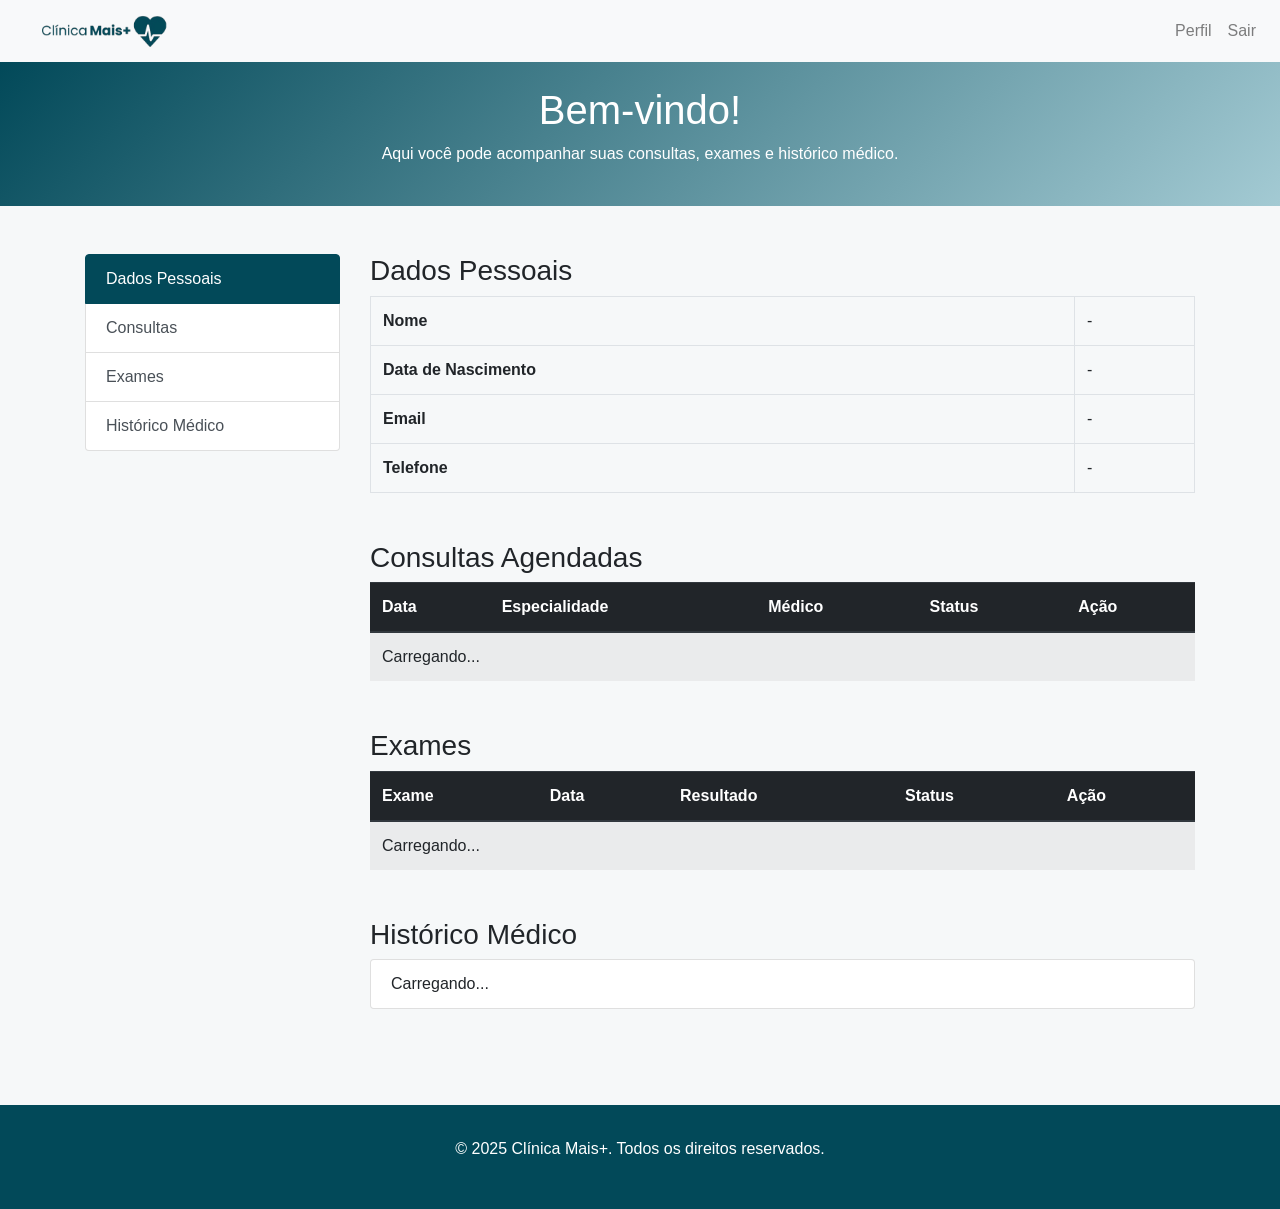
<file: Frontend/area_do_cliente.html>
<!DOCTYPE html>
<html lang="pt-br">
<head>
  <meta charset="utf-8">
  <meta name="viewport" content="width=device-width, initial-scale=1, shrink-to-fit=no">
  <title>Área do Paciente - Clínica Mais+</title>

  <link rel="stylesheet" href="https://stackpath.bootstrapcdn.com/bootstrap/4.1.3/css/bootstrap.min.css">
  <link rel="stylesheet" href="https://use.fontawesome.com/releases/v5.3.1/css/all.css">
  <style>
    html {
  scroll-behavior: smooth;
}
    body { background:#f6f8f9; }
    header.color-custom { background:linear-gradient(135deg,#024959,#a3cad3); }
    footer { background:#024959; color:#fff; padding:2rem 0; }
    .list-group-item.active { background:#024959; border-color:#024959; }
  </style>
</head>

<body>
  <nav class="navbar navbar-expand-sm navbar-light bg-light">
    <a class="navbar-brand" href="index.html"><img src="img/logoBranco.png" width="180" alt="Clínica Mais+"></a>
    <button class="navbar-toggler" data-toggle="collapse" data-target="#navbarUsuario"><span class="navbar-toggler-icon"></span></button>

    <div class="collapse navbar-collapse" id="navbarUsuario">
      <ul class="navbar-nav ml-auto">
        <li class="nav-item"><a class="nav-link" href="perfil.html">Perfil</a></li>
        <li class="nav-item"><a class="nav-link" href="index.html">Sair</a></li>
      </ul>
    </div>
  </nav>

  <header id="bannerAreaCliente" class="color-custom text-white text-center py-4">
    <h1 id="nomePaciente">Bem-vindo!</h1>
    <p>Aqui você pode acompanhar suas consultas, exames e histórico médico.</p>
  </header>

  <section class="container my-5">
    <div class="row">
      <div class="col-md-3 mb-4">
        <div class="list-group" id="menu_lateral_cliente">
          <a href="#dados-pessoais" class="list-group-item list-group-item-action active">Dados Pessoais</a>
          <a href="#consultas" class="list-group-item list-group-item-action">Consultas</a>
          <a href="#exames" class="list-group-item list-group-item-action">Exames</a>
          <a href="#historico" class="list-group-item list-group-item-action">Histórico Médico</a>
        </div>
      </div>

      <div class="col-md-9">

        <div id="dados-pessoais" class="mb-5">
          <h3>Dados Pessoais</h3>
          <table class="table table-bordered" id="tabelaDados">
            <tr><th>Nome</th><td id="pacNome">-</td></tr>
            <tr><th>Data de Nascimento</th><td id="pacNascimento">-</td></tr>
            <tr><th>Email</th><td id="pacEmail">-</td></tr>
            <tr><th>Telefone</th><td id="pacTelefone">-</td></tr>
          </table>
        </div>

        <div id="consultas" class="mb-5">
          <h3>Consultas Agendadas</h3>
          <table class="table table-striped" id="tabelaConsultas">
            <thead class="thead-dark">
              <tr><th>Data</th><th>Especialidade</th><th>Médico</th><th>Status</th><th>Ação</th></tr>
            </thead>
            <tbody><tr><td colspan="5">Carregando...</td></tr></tbody>
          </table>
        </div>

        <div id="exames" class="mb-5">
          <h3>Exames</h3>
          <table class="table table-striped" id="tabelaExames">
            <thead class="thead-dark">
              <tr><th>Exame</th><th>Data</th><th>Resultado</th><th>Status</th><th>Ação</th></tr>
            </thead>
            <tbody><tr><td colspan="5">Carregando...</td></tr></tbody>
          </table>
        </div>
        <div id="historico" class="mb-5">
          <h3>Histórico Médico</h3>
          <ul class="list-group" id="listaHistorico">
            <li class="list-group-item">Carregando...</li>
          </ul>
        </div>

      </div>
    </div>
  </section>

  <footer class="mt-5">
    <div class="container text-center">
      <p>&copy; 2025 Clínica Mais+. Todos os direitos reservados.</p>
    </div>
  </footer>
  <script src="https://code.jquery.com/jquery-3.3.1.slim.min.js"></script>
  <script src="https://cdnjs.cloudflare.com/ajax/libs/popper.js/1.14.3/umd/popper.min.js"></script>
  <script src="https://stackpath.bootstrapcdn.com/bootstrap/4.1.3/js/bootstrap.min.js"></script>

  <script>
    const API_BASE = "http://localhost:3000"; 
    const pacienteId = localStorage.getItem('pacienteId') || 1; 

    async function fetchJSON(url) {
      const r = await fetch(url);
      if (!r.ok) throw new Error('Erro ao buscar ' + url);
      return r.json();
    }

    document.addEventListener('DOMContentLoaded', async () => {
      try {
        const paciente = await fetchJSON(`${API_BASE}/api/paciente/${pacienteId}`);
        document.getElementById('nomePaciente').textContent = `Bem-vindo, ${paciente.nome}!`;
        document.getElementById('pacNome').textContent = paciente.nome;
        document.getElementById('pacNascimento').textContent = paciente.nascimento || '-';
        document.getElementById('pacEmail').textContent = paciente.email || '-';
        document.getElementById('pacTelefone').textContent = paciente.telefone || '-';

        const consultas = await fetchJSON(`${API_BASE}/api/consultas?pacienteId=${pacienteId}`);
        const corpoC = document.querySelector('#tabelaConsultas tbody');
        corpoC.innerHTML = consultas.length ? '' : '<tr><td colspan="5">Nenhuma consulta encontrada</td></tr>';
        consultas.forEach(c => {
          corpoC.innerHTML += `
            <tr>
              <td>${c.data}</td>
              <td>${c.especialidade}</td>
              <td>${c.medico}</td>
              <td>${c.status}</td>
              <td><button class="btn btn-sm btn-info">Detalhes</button></td>
            </tr>`;
        });

        const exames = await fetchJSON(`${API_BASE}/api/exames?pacienteId=${pacienteId}`);
        const corpoE = document.querySelector('#tabelaExames tbody');
        corpoE.innerHTML = exames.length ? '' : '<tr><td colspan="5">Nenhum exame encontrado</td></tr>';
        exames.forEach(e => {
          corpoE.innerHTML += `
            <tr>
              <td>${e.nome}</td>
              <td>${e.data}</td>
              <td>${e.resultado}</td>
              <td>${e.status}</td>
              <td><button class="btn btn-sm btn-info">Visualizar</button></td>
            </tr>`;
        });

        const historico = await fetchJSON(`${API_BASE}/api/historico?pacienteId=${pacienteId}`);
        const lista = document.getElementById('listaHistorico');
        lista.innerHTML = historico.length ? '' : '<li class="list-group-item">Sem histórico.</li>';
        historico.forEach(h => {
          lista.innerHTML += `<li class="list-group-item">${h.descricao}</li>`;
        });

      } catch (err) {
        console.error(err);
        alert('Erro ao carregar dados do paciente.');
      }
    });
  </script>
</body>
</html>
</file>
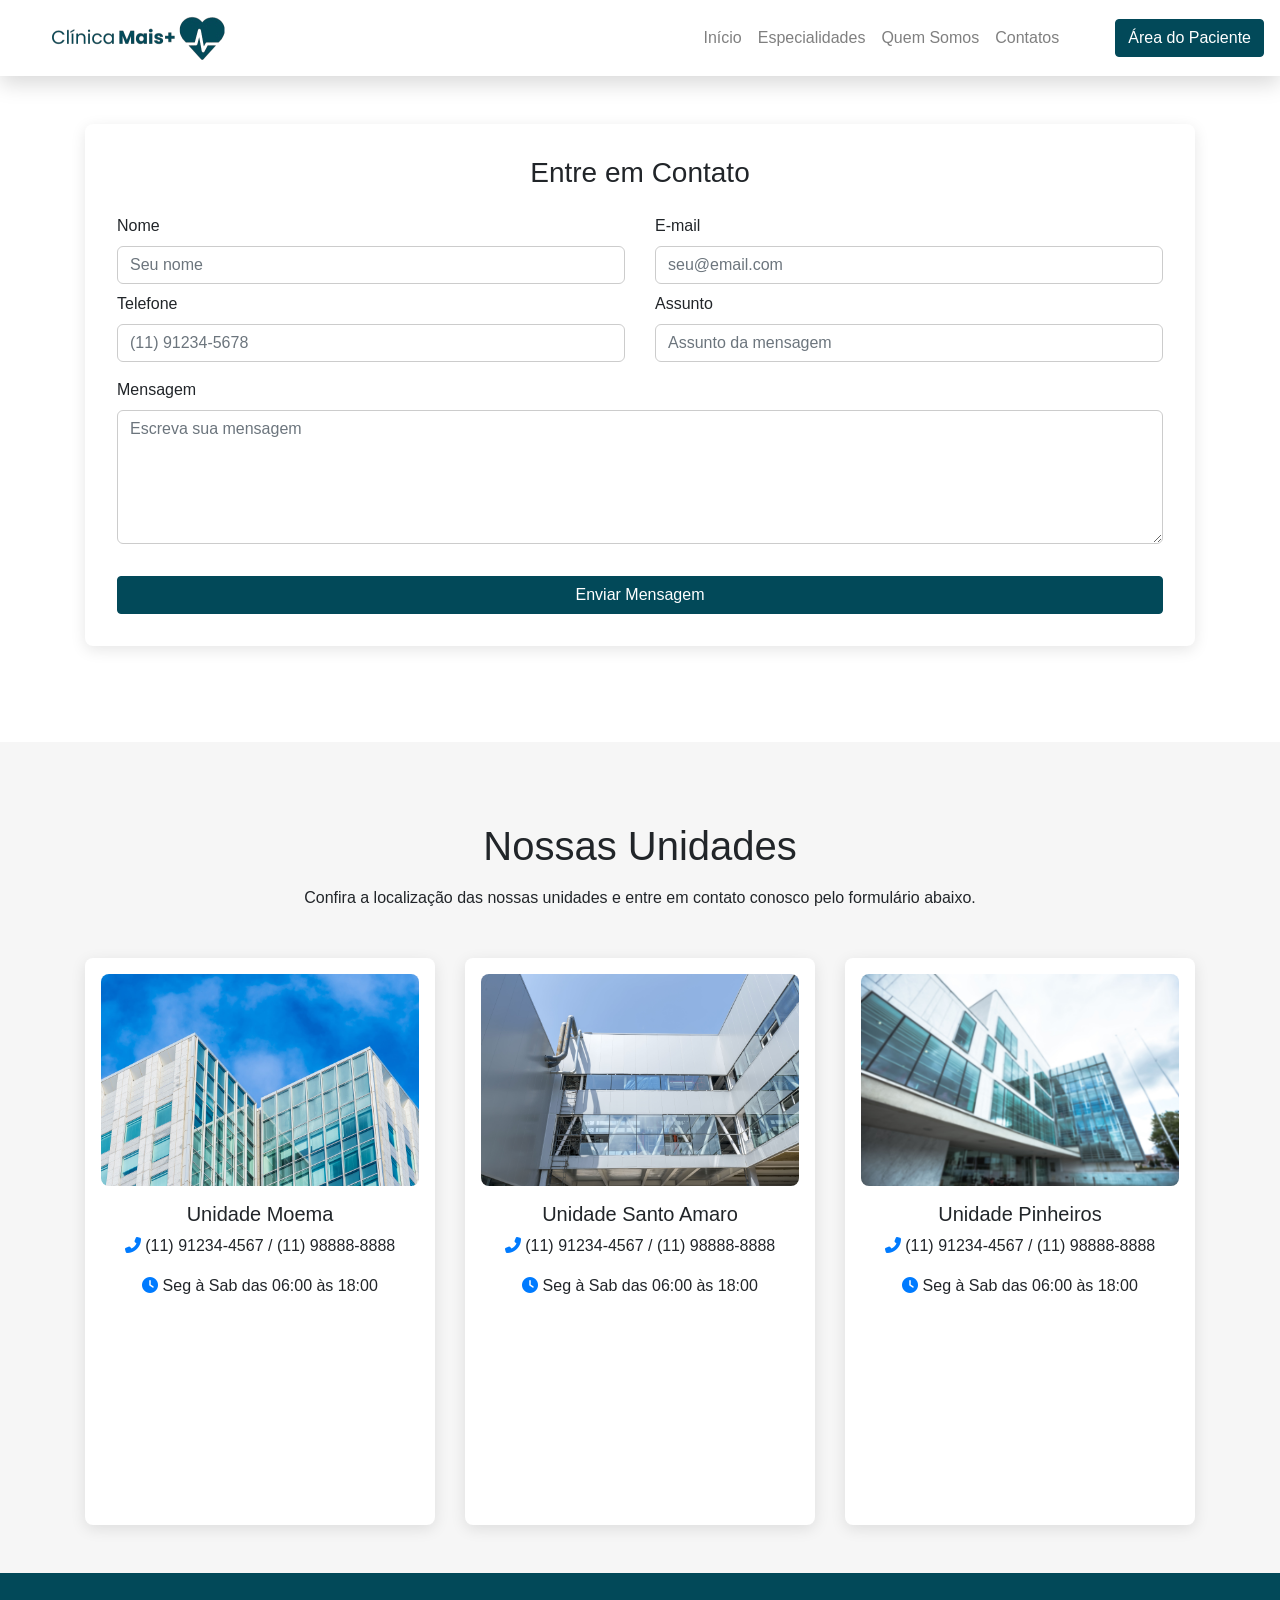
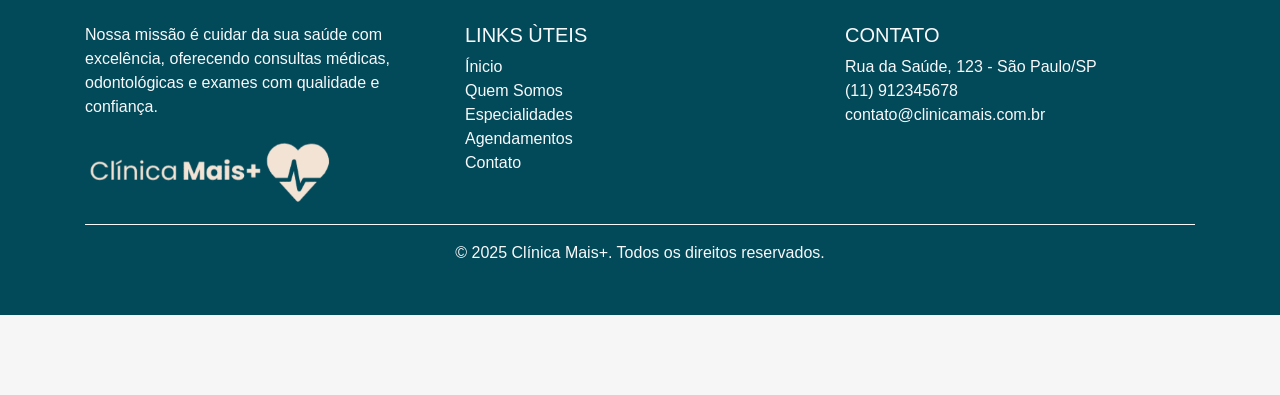
<file: Frontend/contatos.html>
<!DOCTYPE html>
<html lang="pt-br">
  <head>
    <!-- Meta tags Obrigatórias -->
    <meta charset="utf-8">
    <meta name="viewport" content="width=device-width, initial-scale=1, shrink-to-fit=no">

    <!-- Bootstrap CSS -->
    <link rel="stylesheet" href="https://stackpath.bootstrapcdn.com/bootstrap/4.1.3/css/bootstrap.min.css" integrity="sha384-MCw98/SFnGE8fJT3GXwEOngsV7Zt27NXFoaoApmYm81iuXoPkFOJwJ8ERdknLPMO" crossorigin="anonymous">

    <!-- Font Awesome -->
    <link rel="stylesheet" href="https://use.fontawesome.com/releases/v5.3.1/css/all.css" integrity="sha384-mzrmE5qonljUremFsqc01SB46JvROS7bZs3IO2EmfFsd15uHvIt+Y8vEf7N7fWAU" crossorigin="anonymous">

    <!-- HTML5Shiv -->
    <!--[if lt IE 9]>
      <script src="https://oss.maxcdn.com/html5shiv/3.7.2/html5shiv.min.js"></script>
    <![endif]-->

    <!-- Estilo customizado -->
    <link rel="icon" href="imagens/favicon.png">
    <link rel="stylesheet" href="https://cdnjs.cloudflare.com/ajax/libs/font-awesome/6.4.0/css/all.min.css">


    <title>Cliníca Mais+ - A Cliníca da Familia</title>
    <link rel="stylesheet" href="css/style.css">
  </head>
  <body>
    <header>
        <nav class="navbar navbar-expand-sm navbar-light">
            <a class="navbar-brand" href=""><img src="img/logoBranco.png" width="250" alt=""></a>
            <button class="navbar-toggler" data-toggle="collapse" data-target="#nav-target">
                <span class="navbar-toggler-icon"></span>
            </button>
            
            <div class="collapse navbar-collapse" id="nav-target">
                <ul class="navbar-nav ml-auto">
                    <li class="nav-item">
                        <a class="nav-link link" href="index.html">Início</a>
                    </li>
                    <li class="nav-item">
                        <a class="nav-link link" href="especialidades.html">Especialidades</a>
                    </li>
                    <li class="nav-item">
                        <a class="nav-link link" href="Quem Somos.html">Quem Somos</a>
                    </li>
                    <li class="nav-item">
                        <a class="nav-link link mr-5" href="contatos.html">Contatos</a>
                    </li>
                </ul>
                <button id="botaoLogin" class="btn btn-primary botao-paciente" onclick="login()">Área do Paciente </button>
            </div>
        </nav>
        <div id="loginModal">
          <h1>Login</h1>

          <div class="formLogin">
            <input type="text" placeholder="Digite seu e-mail" name="" id="email">
            <input type="password" placeholder="Digite sua senha" name="senha" id="">
            <button>Entrar</button>
            <div class="login-link">
              <div class="text-center">
                <p>Não tem conta? <a href="Login_Cadastro_animado.html">Cadastre-se</a></p>
                <p>Esqueceu a senha? <a href="Login_Cadastro_animado.html">Recuperar</a></p>
              </div>
            </div>
          </div>
        </div>
    </header>
    <!-- Formulário de contato -->
    <div class="container mb-5 py-5">
        <div class="card form-contato-card">
            <h3 class="mb-4 text-center">Entre em Contato</h3>
            <form>
                <div class="row g-3">
                    <div class="col-md-6">
                        <label for="nome" class="form-label">Nome</label>
                        <input type="text" class="form-control" id="nome" placeholder="Seu nome">
                    </div>
                    <div class="col-md-6">
                        <label for="email" class="form-label">E-mail</label>
                        <input type="email" class="form-control" id="email" placeholder="seu@email.com">
                    </div>
                </div>
                <div class="row g-3 mt-2">
                    <div class="col-md-6">
                        <label for="telefone" class="form-label">Telefone</label>
                        <input type="tel" class="form-control" id="telefone" placeholder="(11) 91234-5678">
                    </div>
                    <div class="col-md-6">
                        <label for="assunto" class="form-label">Assunto</label>
                        <input type="text" class="form-control" id="assunto" placeholder="Assunto da mensagem">
                    </div>
                </div>
                <div class="form-group mt-3">
                    <label for="mensagem" class="form-label">Mensagem</label>
                    <textarea class="form-control" id="mensagem" rows="5" placeholder="Escreva sua mensagem"></textarea>
                </div>
                <button type="submit" class="btn btn-primary w-100 mt-3">Enviar Mensagem</button>
            </form>
        </div>
    </div>
</section>

    <section class="unidades">
    <div class="container text-center mb-5">
        <h1 class="mb-3">Nossas Unidades</h1>
        <p>Confira a localização das nossas unidades e entre em contato conosco pelo formulário abaixo.</p>
    </div>

    <div class="container mb-5">
        <div class="row g-4 text-center">
            <!-- Unidade Moema -->
            <div class="col-md-4">
                <div class="card unidade-card">
                    <img src="img/fachada1.jpg" class="card-img-top" alt="Unidade Moema">
                    <h5 class="card-title mb-2">Unidade Moema</h5>
                    <p><i class="fas fa-phone-alt text-primary"></i> (11) 91234-4567 / (11) 98888-8888</p>
                    <p><i class="fas fa-clock text-primary"></i> Seg à Sab das 06:00 às 18:00</p>
                    <div class="map-responsive">
                        <iframe src="https://www.google.com/maps?q=Rua+Moema+da+Rosa,+Moema,+SP&output=embed" allowfullscreen="" loading="lazy"></iframe>
                    </div>
                </div>
            </div>

            <!-- Unidade Santo Amaro -->
            <div class="col-md-4">
                <div class="card unidade-card">
                    <img src="img/fachada2.jpg" class="card-img-top" alt="Unidade Santo Amaro">
                    <h5 class="card-title mb-2">Unidade Santo Amaro</h5>
                    <p><i class="fas fa-phone-alt text-primary"></i> (11) 91234-4567 / (11) 98888-8888</p>
                    <p><i class="fas fa-clock text-primary"></i> Seg à Sab das 06:00 às 18:00</p>
                    <div class="map-responsive">
                        <iframe src="https://www.google.com/maps?q=Rua+Amaro,+Santo+Amaro,+SP&output=embed" allowfullscreen="" loading="lazy"></iframe>
                    </div>
                </div>
            </div>

            <!-- Unidade Pinheiros -->
            <div class="col-md-4">
                <div class="card unidade-card">
                    <img src="img/fachada3.jpg" class="card-img-top" alt="Unidade Pinheiros">
                    <h5 class="card-title mb-2">Unidade Pinheiros</h5>
                    <p><i class="fas fa-phone-alt text-primary"></i> (11) 91234-4567 / (11) 98888-8888</p>
                    <p><i class="fas fa-clock text-primary"></i> Seg à Sab das 06:00 às 18:00</p>
                    <div class="map-responsive">
                        <iframe src="https://www.google.com/maps?q=Rua+Rio+Pineiro,+Pinheiros,+SP&output=embed" allowfullscreen="" loading="lazy"></iframe>
                    </div>
                </div>
            </div>
        </div>
    </div>


    <footer id="footer" class=" mt-5">
        <div class="container">
            <div class="row">   
                <div class="col-md-4 text-light">
                    <p>Nossa missão é cuidar da sua saúde com excelência, oferecendo consultas médicas, odontológicas e exames com qualidade e confiança.</p>
                    <img src="img/Mais+.png" width="250" alt="">
                </div>
                <div class="col-md-4 mb-3">
                    <h5 class="text-uppercase text-light">Links ùteis</h5>
                    <ul class="list-unstyled">
                        <li><a href="indexbootsrap.html" class="text-light text-decoration-none">Ínicio</a></li>
                        <li><a href="Quem Somos.html" class="text-light text-decoration-none">Quem Somos</a></li>
                        <li><a href="especialidades.html" class="text-light text-decoration-none">Especialidades</a></li>
                        <li><a href="agendamento.html" class="text-light text-decoration-none">Agendamentos</a></li>
                        <li><a href="#" class="text-light text-decoration-none">Contato</a></li>

                    </ul>
                </div>
                <div class="col-lg-4">
                    <h5 class="text-uppercase text-light">Contato</h5>
                    <ul class="list-unstyled">
                        <li><a href="" class="text-light text-decoration-none">Rua da Saúde, 123 - São Paulo/SP</a></li>
                        <li><a href="" class="text-light text-decoration-none">(11) 912345678</a></li>
                        <li><a href="" class="text-light text-decoration-none">contato@clinicamais.com.br</a></li>
                    </ul>
                </div>

                
            </div>
            <hr class="border-light">
            <div class="text-center text-light">
                <p class="mb-0">&copy; 2025 Clínica Mais+. Todos os direitos reservados.</p>
            </div>
        </div>
    </footer>
    <!-- JavaScript (Opcional) -->
    <!-- jQuery primeiro, depois Popper.js, depois Bootstrap JS -->
     <script src="script/script.js"></script>
    <script src="https://code.jquery.com/jquery-3.3.1.slim.min.js" integrity="sha384-q8i/X+965DzO0rT7abK41JStQIAqVgRVzpbzo5smXKp4YfRvH+8abtTE1Pi6jizo" crossorigin="anonymous"></script>
    <script src="https://cdnjs.cloudflare.com/ajax/libs/popper.js/1.14.3/umd/popper.min.js" integrity="sha384-ZMP7rVo3mIykV+2+9J3UJ46jBk0WLaUAdn689aCwoqbBJiSnjAK/l8WvCWPIPm49" crossorigin="anonymous"></script>
    <script src="https://stackpath.bootstrapcdn.com/bootstrap/4.1.3/js/bootstrap.min.js" integrity="sha384-ChfqqxuZUCnJSK3+MXmPNIyE6ZbWh2IMqE241rYiqJxyMiZ6OW/JmZQ5stwEULTy" crossorigin="anonymous"></script>
  </body>
</html>
</file>
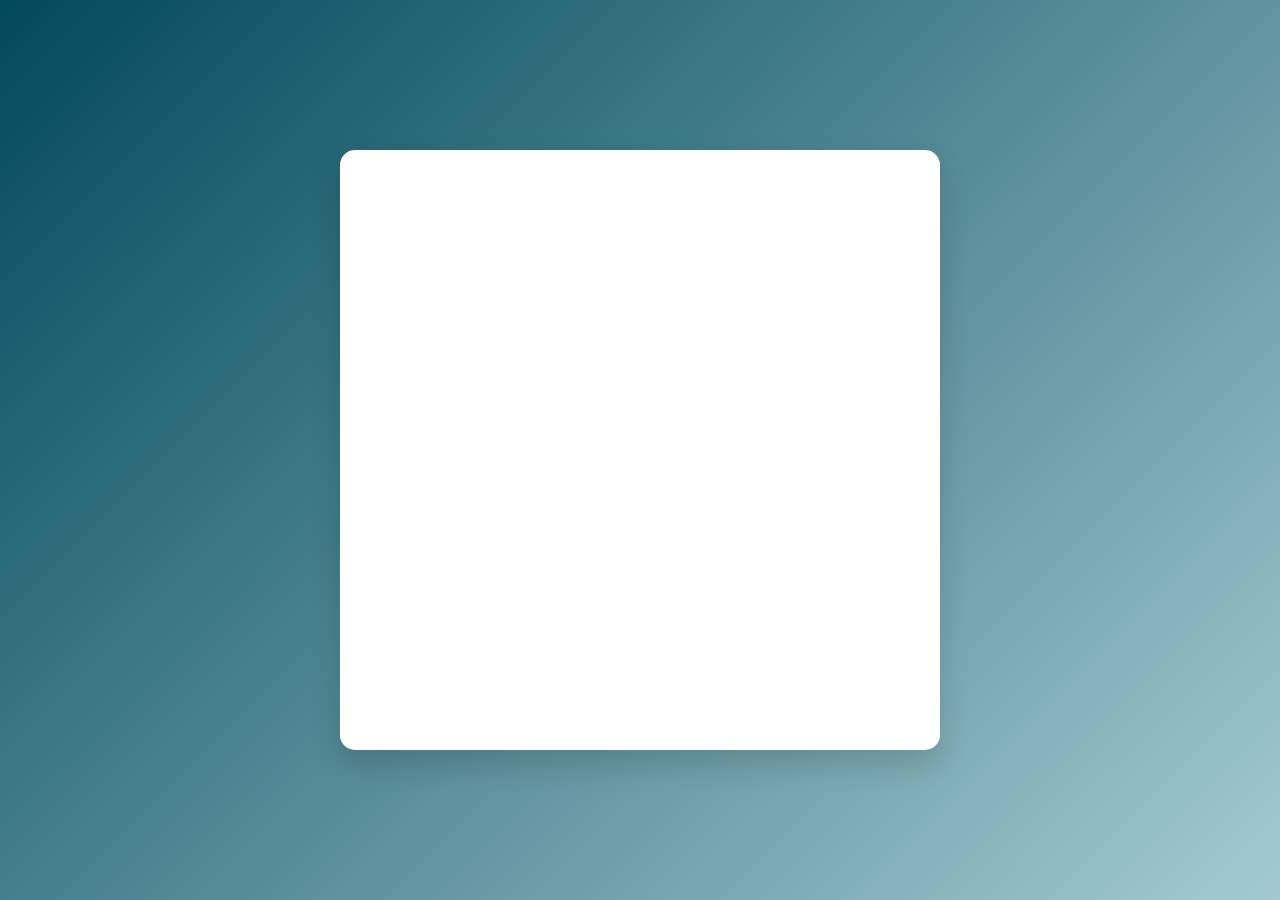
<file: Frontend/Login_Cadastro_animado.html>
<!DOCTYPE html>
<html lang="pt-br">
<head>
  <meta charset="UTF-8" />
  <meta name="viewport" content="width=device-width, initial-scale=1.0"/>
  <title>Área do Paciente - Clínica Mais+</title>
  
  <link rel="stylesheet" href="https://stackpath.bootstrapcdn.com/bootstrap/4.1.3/css/bootstrap.min.css" integrity="sha384-MCw98/SFnGE8fJT3GXwEOngsV7Zt27NXFoaoApmYm81iuXoPkFOJwJ8ERdknLPMO" crossorigin="anonymous">
  
  <link rel="stylesheet" href="https://use.fontawesome.com/releases/v5.3.1/css/all.css" integrity="sha384-mzrmE5qonljUremFsqc01SB46JvROS7bZs3IO2EmfFsd15uHvIt+Y8vEf7N7fWAU" crossorigin="anonymous">
  <link rel="stylesheet" href="https://cdnjs.cloudflare.com/ajax/libs/font-awesome/6.4.0/css/all.min.css">
  
  <style>
    *{ margin: 0; padding: 0; box-sizing: border-box; }
    
    body {
      font-family: 'Segoe UI', Tahoma, Geneva, Verdana, sans-serif;
      background: linear-gradient(135deg, #024959 0%, #a3cad3 100%);
      min-height: 100vh;
      display: flex;
      flex-direction: column;
      color: #333;
    }
    
    .navbar {
      box-shadow: 0 2px 10px rgba(0,0,0,0.1);
    }
    
    .heart-logo {
      width: 50px;
      cursor: pointer;
      transition: transform .2s ease;
    }
    
    .heart-logo:hover { 
      transform: scale(1.05); 
    }
    
    .heart-logo svg path:first-child {
      transform-origin: center center;
      animation: heartPulse 1.8s infinite;
    }
    
    @keyframes heartPulse {
      0%, 100% { transform: scale(1); }
      25% { transform: scale(1.1); }
      50% { transform: scale(0.95); }
      75% { transform: scale(1.05); }
    }
    
    .btn-primary {
      background-color: #024959;
      border-color: #024959;
    }
    
    .btn-primary:hover {
      background-color: #01313d;
      border-color: #01313d;
    }
    
    .main-container {
      flex: 1;
      display: flex;
      justify-content: center;
      align-items: center;
      padding: 2rem 0;
    }
    
    .login-container {
      position: relative;
      background: white;
      box-shadow: 0 15px 30px rgba(0, 0, 0, 0.15);
      border-radius: 15px;
      width: 0;
      height: 600px;
      display: flex;
      overflow: hidden;
      transition: width 0.8s cubic-bezier(0.175, 0.885, 0.32, 1.275);
    }
    
    .login-form, .banner {
      width: 300px;
      display: none;
      flex-direction: column;
      justify-content: center;
      align-items: center;
      height: 100%;
      padding: 2rem;
    }
    
    .banner {
      background: linear-gradient(135deg, #024959 0%, #a3cad3 100%);
      position: absolute;
      top: 0;
      left: 300px;
      z-index: 1;
      transition: left 0.6s cubic-bezier(0.175, 0.885, 0.32, 1.275);
      color: white;
      text-align: center;
      cursor: pointer;
    }
    
    .banner h1 {
      font-size: 2.5rem;
      margin-bottom: 1rem;
      text-shadow: 0 2px 5px rgba(0,0,0,0.2);
    }
    
    .banner p {
      font-size: 1.1rem;
      line-height: 1.6;
    }
    
    .register-form {
      display: none;
      justify-content: center;
      align-items: center;
      flex-direction: column;
      z-index: 0;
      width: 300px;
      padding: 2rem;
    }
    
    .form-group {
      width: 100%;
      margin-bottom: 1rem;
    }
    
    .form-control {
      border-radius: 8px;
      padding: 12px 15px;
      border: 1px solid #ddd;
      transition: all 0.3s;
    }
    
    .form-control:focus {
      border-color: #024959;
      box-shadow: 0 0 0 0.2rem rgba(2, 73, 89, 0.25);
    }
    
    .btn {
      border-radius: 8px;
      padding: 12px 20px;
      font-weight: 600;
      transition: all 0.3s;
    }
    
    .btn-primary {
      background-color: #024959;
      border-color: #024959;
      width: 100%;
    }
    
    .btn-primary:hover {
      background-color: #01313d;
      border-color: #01313d;
      transform: translateY(-2px);
      box-shadow: 0 5px 15px rgba(0,0,0,0.1);
    }
    
    .btn-link {
      color: #024959;
      text-decoration: none;
      font-weight: 500;
    }
    
    .btn-link:hover {
      color: #01313d;
      text-decoration: underline;
    }
    
    .success-message {
      position: absolute;
      top: 50%;
      left: -300px;
      transform: translateY(-50%);
      transition: left 0.9s cubic-bezier(0.175, 0.885, 0.32, 1.275);
      background-color: white;
      border-radius: 10px;
      padding: 20px;
      box-shadow: 0 10px 20px rgba(0, 0, 0, 0.15);
      text-align: center;
      z-index: 10;
      width: 250px;
    }
    
    .success-message i {
      color: #28a745;
      font-size: 2rem;
      margin-bottom: 10px;
    }
    
    .password-recovery {
      display: flex;
      justify-content: center;
      align-items: center;
      background-color: white;
      flex-direction: column;
      position: absolute;
      transition: left 0.5s ease; 
      left: -500px;
      width: 300px;
      padding: 2rem;
      border-radius: 15px;
      box-shadow: 0 15px 30px rgba(0, 0, 0, 0.15);
      z-index: 10;
    }
    
    footer {
      background-color: #024959;
      color: white;
      padding: 2rem 0;
      margin-top: auto;
    }
    
    footer h5 {
      font-weight: 600;
      margin-bottom: 1rem;
    }
    
    footer a {
      color: #f5e6d3;
      text-decoration: none;
    }
    
    footer a:hover {
      color: white;
      text-decoration: underline;
    }
    
    @keyframes float {
      0%, 100% { transform: translateY(0); }
      50% { transform: translateY(-10px); }
    }
    
    .floating {
      animation: float 3s ease-in-out infinite;
    }
    
    .pulse {
      animation: pulse 2s infinite;
    }
    
    @keyframes pulse {
      0% { box-shadow: 0 0 0 0 rgba(2, 73, 89, 0.4); }
      70% { box-shadow: 0 0 0 10px rgba(2, 73, 89, 0); }
      100% { box-shadow: 0 0 0 0 rgba(2, 73, 89, 0); }
    }
    
    .glow {
      box-shadow: 0 0 15px rgba(2, 73, 89, 0.5);
    }
    
    .banner-toggle {
      margin-top: 20px;
      padding: 8px 15px;
      background: rgba(255, 255, 255, 0.2);
      border-radius: 20px;
      font-size: 0.9rem;
      transition: all 0.3s;
    }
    
    .banner-toggle:hover {
      background: rgba(255, 255, 255, 0.3);
      transform: scale(1.05);
    }
    @media (max-width: 600px) {
      .banner{
        display: none;
      }
    }
    
    .pleth-line {
      stroke: #fff;
      stroke-width: 7;
      fill: none;
      stroke-dasharray: 200;
      stroke-dashoffset: 200;
      animation: pulse 3s linear infinite;
    }

    .pleth-line-2 {
      stroke: #024959;
      stroke-width: 7;
      fill: none;
      stroke-dasharray: 200;
      stroke-dashoffset: 200;
      animation: pulse 3s linear infinite;
    }
    
    @keyframes pulse {
      0% { stroke-dashoffset: 200; }
      100% { stroke-dashoffset: 0; }
    }
    
    .banner-heart svg path:first-child {
      transform-origin: center center;
      animation: heartModalPulse 2s infinite;
    }
    
    @keyframes heartModalPulse {
      0%, 100% { transform: scale(1); }
      25% { transform: scale(1.08); }
      50% { transform: scale(0.98); }
      75% { transform: scale(1.05); }
    }
  </style>
</head>
<body>
  <div class="main-container">
    <div class="login-container" id="loginContainer">
      <div class="login-form" id="loginForm">
        <h2 class="mb-4">Login do Paciente</h2>
        <div class="form-group">
          <input type="text" class="form-control" id="user" placeholder="Usuário ou E-mail">
        </div>
        <div class="form-group">
          <input type="password" class="form-control" id="senha" placeholder="Senha">
        </div>
        <button class="btn btn-primary mb-3" onclick="logar()">Entrar</button>
        <div class="d-flex justify-content-between w-100">
          <a href="#" class="btn-link" onclick="showRegister()">Cadastre-se</a>
          <a href="#" class="btn-link" onclick="showPasswordRecovery()">Recuperar Senha</a>
        </div>
      </div>
      
      <div class="banner" id='banner' onclick="toggleBanner()">
        <div class="banner-heart mb-3">
          <svg viewBox="0 0 200 200" xmlns="http://www.w3.org/2000/svg" width="80" height="80">
            <path d="M100 180 L40 120 A40 40 0 0 1 100 40 A40 40 0 0 1 160 120 Z" fill="#f5e6d3"/>
            <path d="M24 100 H80 L90 70 L100 130 H150" class="pleth-line-2"/>
          </svg>
        </div>
        <h1 class="floating" id="bannerTitle">Bem-vindo de volta!</h1>
        <p id="bannerText">Entre em sua conta para acessar seus exames, consultas e informações de saúde.</p>
        <div class="banner-toggle">
          <span id="bannerToggleText">Não tem conta? Cadastre-se</span>
        </div>
      </div>
      
      <div class="register-form" id='registerForm'>
        <h2 class="mb-4">Cadastro</h2>
        <div class="form-group">
          <input type="text" class="form-control" id="nome" placeholder="Nome Completo">
        </div>
        <div class="form-group">
          <input type="email" class="form-control" id="email" placeholder="E-mail">
        </div>
        <div class="form-group">
          <input type="tel" class="form-control" id="telefone" placeholder="Telefone">
        </div>
        <div class="form-group">
          <input type="cpf" class="form-control" id="CPF" placeholder="CPF">
        </div>
        <div class="form-group">
          <input type="date" class="form-control" id="dataNascimento">
        </div>
        <div class="form-group">
          <input type="password" class="form-control" id="senhaCadastro" placeholder="Senha">
        </div>
        <div class="form-group">
          <input type="password" class="form-control" id="confirmarSenha" placeholder="Confirmar Senha">
        </div>
        <button class="btn btn-primary mb-3" onclick="cadastrar()">Cadastrar</button>
        <a href="#" class="btn-link" onclick="showLogin()">Já tem conta? Faça login</a>
      </div>
    </div>
    
    <div class="success-message" id="successMessage">
      <i class="fas fa-check-circle"></i>
      <h5>Sucesso!</h5>
      <p id="messageText">Cadastro realizado com sucesso</p>
    </div>
    
    <div class="password-recovery" id="passwordRecovery">
      <h2 class="mb-4">Recuperar Senha</h2>
      <div class="form-group">
        <input type="email" class="form-control" id="emailRecuperacao" placeholder="Digite seu e-mail">
      </div>
      <div class="form-group">
        <input type="password" class="form-control" id="novaSenha" placeholder="Nova Senha">
      </div>
      <div class="form-group">
        <input type="password" class="form-control" id="novaSenhaConfirmacao" placeholder="Confirmar Nova Senha">
      </div>
      <button class="btn btn-primary mb-3" type="button" onclick="atualizarSenha()">Atualizar Senha</button>
      <a href="#" class="btn-link" onclick="hidePasswordRecovery()">Voltar ao login</a>
    </div>
  </div>

  <script src="https://code.jquery.com/jquery-3.3.1.slim.min.js" integrity="sha384-q8i/X+965DzO0rT7abK41JStQIAqVgRVzpbzo5smXKp4YfRvH+8abtTE1Pi6jizo" crossorigin="anonymous"></script>
  <script src="https://cdnjs.cloudflare.com/ajax/libs/popper.js/1.14.3/umd/popper.min.js" integrity="sha384-ZMP7rVo3mIykV+2+9J3UJ46jBk0WLaUAdn689aCwoqbBJiSnjAK/l8WvCWPIPm49" crossorigin="anonymous"></script>
  <script src="https://stackpath.bootstrapcdn.com/bootstrap/4.1.3/js/bootstrap.min.js" integrity="sha384-ChfqqxuZUCnJSK3+MXmPNIyE6ZbWh2IMqE241rYiqJxyMiZ6OW/JmZQ5stwEULTy" crossorigin="anonymous"></script>
  
  <script>
    let isLoginMode = true;
    
    document.addEventListener('DOMContentLoaded', function(){
      setTimeout(() => {
        const container = document.getElementById('loginContainer');
        container.style.width = '600px';
        
        setTimeout(() => {
          const loginForm = document.getElementById('loginForm');
          const banner = document.getElementById('banner');
          const registerForm = document.getElementById('registerForm');
          
          loginForm.style.display = 'flex';
          registerForm.style.display = 'flex';
          banner.style.display = 'flex';
          
          setTimeout(() => {
            banner.style.left = '0';
          }, 300);
        }, 500);
      }, 500);
    });

    function toggleBanner() {
      if (isLoginMode) {
        showRegister();
      } else {
        showLogin();
      }
    }

    function showRegister() {
      event.preventDefault();
      const banner = document.getElementById('banner');
      banner.style.left = '0';
      
      document.getElementById('bannerTitle').textContent = 'Crie sua conta!';
      document.getElementById('bannerText').textContent = 'Cadastre-se para ter acesso a todos os benefícios da nossa clínica.';
      document.getElementById('bannerToggleText').textContent = 'Já tem conta? Faça login';
      
      isLoginMode = false;
    }

    function showLogin() {
      event.preventDefault();
      const banner = document.getElementById('banner');
      banner.style.left = '300px';
      
      document.getElementById('bannerTitle').textContent = 'Bem-vindo de volta!';
      document.getElementById('bannerText').textContent = 'Entre em sua conta para acessar seus exames, consultas e informações de saúde.';
      document.getElementById('bannerToggleText').textContent = 'Não tem conta? Cadastre-se';
      
      isLoginMode = true;
    }

    function cadastrar() {
      const nome = document.getElementById('nome').value;
      const email = document.getElementById('email').value;
      const telefone = document.getElementById('telefone').value;
      const dataNascimento = document.getElementById('dataNascimento').value;
      const senha = document.getElementById('senhaCadastro').value;
      const confirmarSenha = document.getElementById('confirmarSenha').value;

      localStorage.setItem('nome', nome)

      if(nome === "" || email === "" || telefone === "" || dataNascimento === "" || senha === "" || confirmarSenha === "") {
        showMessage("Por favor, preencha todos os campos", false);
      } else if(senha !== confirmarSenha) {
        showMessage("As senhas não coincidem", false);
      } else {
        fetch('http://localhost:3000/api/cadastro' ,{
          method: 'POST',
          headers: {'Contente Type': 'application/json'},
          body: JSON.stringify({nome, email, telefone, dataNascimento, senha})
        })
        .then(res => {
          if(data.sucesso){
            showMessage("Cadastro realizado com sucesso!", true);
            showLogin();
          } else{
            showMessage(data.message || "Erro ao cadastrar", false);
          }
        })
        .catch(err => {
        console.error(err);
        showMessage("Erro de conexão com o servidor", false);
      });


        let dadosCadastro = {
          nome: nome,
          email: email,
          telefone: telefone,
          dataNascimento: dataNascimento,
          senha: senha,
          confirmarSenha: confirmarSenha
        };

        console.log(dadosCadastro);
        localStorage.setItem("nome", nome);

        showMessage("Cadastro realizado com sucesso! Você já pode fazer login.", true);
        
        setTimeout(() => {
          showLogin();
        }, 2000);
      }
    }

    function showPasswordRecovery() {
      event.preventDefault();
      const passwordRecovery = document.getElementById("passwordRecovery");
      const loginContainer = document.getElementById("loginContainer");
      
      passwordRecovery.style.left = '50%';
      passwordRecovery.style.transform = 'translateX(-50%)';
      loginContainer.style.opacity = '0.3';
    }

    function hidePasswordRecovery() {
      const passwordRecovery = document.getElementById("passwordRecovery");
      const loginContainer = document.getElementById("loginContainer");
      
      passwordRecovery.style.left = '-500px';
      loginContainer.style.opacity = '1';
    }

async function atualizarSenha() {
  const email = document.getElementById("emailRecuperacao").value.trim();
  const senha = document.getElementById("novaSenha").value.trim();
  const confirmarSenha = document.getElementById("novaSenhaConfirmacao").value.trim();

  console.log("Clique detectado! Dados digitados:", { email, senha, confirmarSenha });

  if (!email || !senha || !confirmarSenha) {
    showMessage("Preencha todos os campos.", false);
    return;
  }

  if (senha !== confirmarSenha) {
    showMessage("As senhas não coincidem.", false);
    return;
  }

  const dados = {
    username: email,
    newPassword: senha
  };

  console.log("Enviando para o backend:", dados);

  try {
    const response = await fetch("https://localhost:7071/api/Auth/ResetPassword", {
      method: "PUT",
      headers: { "Content-Type": "application/json" },
      body: JSON.stringify(dados)
    });

    console.log("Status da resposta:", response.status);
    const data = await response.json();
    console.log("Resposta do backend:", data);

    if (response.ok) {
      showMessage("Senha atualizada com sucesso!", true);
      setTimeout(showLogin, 2000);
    } else {
      showMessage(data?.error || data?.message || "Erro ao atualizar senha", false);
    }
  } catch (error) {
    console.error("Erro na requisição:", error);
    showMessage("Erro de conexão com o servidor", false);
  }
}

async function logar() {
  const user = document.getElementById("user").value.trim();
  const senha = document.getElementById("senha").value.trim();

  // 🔹 1. Validação simples de campos
  if (!user || !senha) {
    showMessage("Por favor, preencha todos os campos", false);
    return;
  }

  try {
    // 🔹 2. Requisição ao backend
    const response = await fetch("https://localhost:7071/api/Auth/Login", {
      method: "POST",
      headers: {
        "Content-Type": "application/json"
      },
      body: JSON.stringify({
        username: user,
        password: senha
      })
    });

    // 🔹 3. Lê a resposta como JSON (tente sempre ler, mesmo em erro)
    let data;
    try {
      data = await response.json();
    } catch {
      data = {};
    }

    // 🔹 4. Trata os status HTTP
    if (!response.ok) {
      // 400 → BadRequest / 401 → Unauthorized / 500 → InternalServerError
      const mensagem =
        data.error ||
        data.message ||
        `Erro ${response.status}: ${response.statusText}`;
      showMessage(mensagem, false);
      return;
    }

    // 🔹 5. Login bem-sucedido
    if (data.token) {
      // Salva token JWT no navegador
      localStorage.setItem("jwtToken", data.token);

      showMessage("Login realizado com sucesso!", true);
      console.log("✅ Token JWT recebido:", data.token);

      // Redireciona após 1.5s
      setTimeout(() => {
        window.location.href = "index.html";
      }, 1500);
    } else {
      showMessage(
        data.message || "Erro inesperado ao processar o login",
        false
      );
    }
  } catch (err) {
    // 🔹 6. Erros de rede ou servidor fora do ar
    console.error("Erro na conexão:", err);
    showMessage("Erro de conexão com o servidor", false);
  }
}
    function showMessage(message, isSuccess) {
      const successMessage = document.getElementById("successMessage");
      const messageText = document.getElementById("messageText");
      
      messageText.textContent = message;
      
      if (!isSuccess) {
        successMessage.querySelector('i').className = 'fas fa-exclamation-circle';
        successMessage.querySelector('i').style.color = '#dc3545';
        successMessage.querySelector('h5').textContent = 'Atenção!';
      } else {
        successMessage.querySelector('i').className = 'fas fa-check-circle';
        successMessage.querySelector('i').style.color = '#28a745';
        successMessage.querySelector('h5').textContent = 'Sucesso!';
      }
      
      successMessage.style.left = '50%';
      successMessage.style.transform = 'translateX(-50%)';
      
      setTimeout(() => {
        successMessage.style.left = '-300px';
        successMessage.style.transform = 'translateY(-50%)';
      }, 3000);
    }
  </script>
</body>
</html>
</file>
<file: Frontend/css/style.css>
html {
  scroll-behavior: smooth;
}
#dados-pessoais,
#consultas,
#exames,
#historico {
  scroll-margin-top: 160px; 
  opacity: 0.2;
  transition: 0.4s ease;
}
img, input, button, select{
            outline: none;
        }
        #topo{
            opacity: 0;
            transition: 0.5s ease;
        }
        .verde{
            background-color: #024959;
            color: white;
        }

        .botao-paciente{
            background-color: #024959;
            border: 1px solid #024959;
            transition: 0.3s;
        }
        #footer{
            padding: 50px;
            background: #024959;
        }

        .botao-paciente:hover{
            background-color: white;
            border: 1px solid #024959;
            color: #024959;
        }
        .card{
            border-radius: 10px;
            cursor: pointer;
            transition: 0.3s;
            box-shadow: 0 0 2px black;
        }

        .card:hover{
            transform: scale(1.04);
        }

        #banner{
            background-color: #024959;
            opacity: 0.2;
            transition: 0.5s ease;
        }

        #banner h1{
            font-weight: 700;
        }

        #banner button{
            background-color: #024959 !important;
            border: 1px solid white !important;
            border-radius: 5px;
            transition: 0.5s !important;
        }

        #banner button:hover{
            background-color: white !important;
            color: #024959 !important;
        }

        #controle{
            background-color: #024959;
        }

        #atendimento-sessao{
            padding: 50px;
            margin: 50px 0;
            background-color: #a3cad3;
            box-shadow: 0 0 10px #024959;
        }

        #atendimento-sessao i{
            color: #024959;
        }

        .verde-texto{
            color: #024959;
        }

        .card-agendamento{
            margin: 20px 0;
            padding: 15px;
            border-radius: 5px;
            box-shadow: 0 0 2px black;
        }

        #agendamento input, select{
            padding: 10px;
        }
        #agendamento .cpf, .data{
            width: 100%;
        }
        #agendamento .data input{
            width: 100%;
        }

        .botan-buscar-horario{
            margin: 10px 0;
        }
        #quem-somos img{
            box-shadow: 0 0 5px black;
            border-radius: 5px
        }

        .quem-somos{
            margin: 50px 0;
        }

        .subbanner{
            background-color: #f6f6f6;
            border-radius: 5px;
            box-shadow: 0 0 1px black;
            padding: 15px;
        }
        
        #banner2{
            margin-top: 10px;
            background-color: #f6f6f6;
        }
        .subbanner button{
            padding: 6px;
            cursor: pointer;
            border-radius: 10px;
            background-color: #f6f6f6;
            color: #024959;
            border: 1px solid #024959;
            display: flex;
            gap: 5px;
            align-items: center;
            margin-top: 5px;
        }

        .subbanner button:hover{
            box-shadow: 0 0 5px #024959;
        }
        .card-2{
            background-color: #f6f6f6;
            color: #024959;
            box-shadow: 0 0 10px #024959;
            margin: 5px;
            display: flex;
            padding: 15px;
            gap: 5px;
        }
        .card-2:hover{
            background-color: #024959;
            color: white;
            box-shadow: 0 0 2px black;
        }
        .card2-b{
            display: flex;
            flex-direction: column;
            justify-content: space-around;
        }

        #saude-controle-qualidade{
        background-color: #f6f6f6;
        padding: 50px 0;
    }
    .card-scq{
        display: flex;
        flex-direction: column;
        align-items: center;
        gap: 5px;
        text-align: center;
        background-color: white;
        border-radius: 5px;
        padding: 10px;
        margin: 1px;
        transition: 0.3s ease, box-shadow 0.3s ease;
    }

    .card-scq:hover{
        transform: translateY(-8px);
        box-shadow: 0px 8px 10px rgba(0,0,0,0.15);
    }
    .card-scq img{
        box-shadow: 0 0 5px black;
        border-radius: 5px;
    }
    #unidades{
        background-color: #f6f6f6;
        padding: 2px 0;
    }

    .card-unidades{
        background-color: white;
        padding: 15px 0;
        transition: 0.3s ease;
        border-radius: 5px;
        box-shadow: 0 0 1px black;
    }

    .card-unidades:hover{
        transform: translateY(-8px);
        box-shadow: 0px 5px 10px rgba(0,0,0,0.15);
    }
    .card-unidades img{
        border-radius: 5px;
        box-shadow: 0 0 5px black;
        margin-bottom: 5px;
    }

    .desc-unidades{
        text-align: start;
        padding: 0 10px;
    }

    #banner-agendamento{
        background-color: #024959;
        color: white;
        margin: 20px 0;
        max-height: 0;
        transition: 0.5s ease;
        opacity: 0.1;
    }

    #info-pessoais, #horarios{
        box-shadow: 0 0 10px rgba(0,0,0,0.3);
        border-radius: 5px;
        padding: 30px;
        transition: 0.5s ease;
        opacity: 0.2;
    }
    #info-pessoais{
        position: sticky !important;
        top: 110px;
    }
    .calcular-imc{
          background-color: white;
          display: flex;
          flex-direction: column;
          padding: 50px;
          height: 450px;
          border-radius: 5px;
          box-shadow: 0 8px 20px rgba(0,0,0,0.15);
          transition: 0.3s;
        }

        .calcular-imc input{
          width: 100%;
          margin-bottom: 5px;
        }

        .calcular-imc label{
          margin: 0;
          padding: 0;
        }
        .fechar{
          display: none;
        }
        #label-obs-agua{
          margin: 0;
          font-size: 0.8em;
        }
        .form-TMB{
          display: flex;
          gap: 5px;
        }
        .form-TMB-select{
          display: flex;
          gap: 5px;
          justify-content: space-between;
        }
        .form-TMB-select select{
          width: 50%;
          padding: 1px;
          margin-bottom: 5px;
          border: 1px solid gray;
          color: gray;
        }
        header{
          transition: 0.3s;
          position: sticky !important;
          top: 0;
          box-shadow: 0 8px 20px rgba(0,0,0,0.15);
          z-index: 1;
          background-color: white;
          overflow: hidden;
        }

        #loginModal{
          width: 100%;
          display: flex;
          transition: 0.5s ease;
          justify-content: center;
          align-items: center;
          flex-direction: column;
          background-color: white;
          max-height: 0;
          overflow: hidden;
        }
        #loginModal.abrir{
          max-height: 300px;
          margin-bottom: 10px;
        }
        .formLogin{
          gap: 10px;
          display: flex;
          flex-direction: column;
          width: 300px;
        }
        .formLogin input, button{
          padding: 5px;
          border-radius: 5px;
          border: 1px solid #a3cad3;
        }
        .formLogin label{
          margin: 0;
          padding: 0;
        }
        .formLogin button{
          background-color: #024959;
          color: white;
          cursor: pointer;
          transition: 0.3s;
        }
        .formLogin button:hover{
          background-color: white;
          color: #024959;
          border: 1px solid #024959;
          transform: scale(1.05);
        }

        .login-link{
          display: flex;
          flex-direction: column;
        }
        .login-link p{
          margin: 0;
          padding: 0;
          color: gray;
        }
        .unidades {
    background-color: #f6f6f6;
    padding: 5rem 0;
}

/* Cards das unidades */
.unidade-card {
    padding: 1rem;
    border: 0;
    box-shadow: 0 4px 15px rgba(0,0,0,0.1);
    border-radius: 8px;
    height: 100%;
}

.unidade-card img {
    border-radius: 8px;
    margin-bottom: 1rem;
    width: 100%;
    object-fit: cover;
}

        .map-responsive {
    overflow: hidden;
    padding-bottom: 56.25%; /* 16:9 */
    position: relative;
    height: 0;
    margin-bottom: 1rem;
}
.map-responsive iframe {
    position: absolute;
    top: 0;
    left: 0;
    width: 100%;
    height: 100%;
    border-radius: 8px;
    border: 0;
}

/* Formulário de contato */
.form-contato-card {
    padding: 2rem;
    border: 0;
    box-shadow: 0 4px 15px rgba(0,0,0,0.1);
    border-radius: 8px;
    background-color: #fff;
}

.form-contato-card .form-label {
    font-weight: 500;
}

.form-contato-card .form-control {
    border-radius: 6px;
    border: 1px solid #ccc;
}

.form-contato-card .btn-primary {
    background-color: #024959;
    border-color: #024959;
}
.form-contato-card .btn-primary:hover {
    background-color: #017180;
    border-color: #017180;
}

        .color-custom {
    background-color: #024959 !important;
}


.list-group-item.active {
    background-color: #024959 !important;
    border-color: #024959 !important;
}

.btn-primary {
}

.btn-info {
    background-color: #024959 !important;
    border-color: #024959 !important;
}

#menu_lateral_cliente{
    position: sticky !important;
    top: 160px;
    opacity: 0.3;
    transition: 0.4s ease;
}

.cinza{
    background-color: #f8f9fa;
}

.card-especialidades{
    box-shadow: 0 8px 10px rgba(0,0,0,0.15);
    padding: 20px;
    border-radius: 10px;
    transition: 0.3s ease;
    height: 170px;
}
.card-especialidades:hover{
    transform: scale(1.05);
}

.img{
    border-radius: 10px;
    box-shadow: 0 0 10px black;
}

#bannerAreaCliente{
    max-height: 0;
    overflow: hidden;
    opacity: 0.2;
    transition: 0.3s ease;
}
</file>
